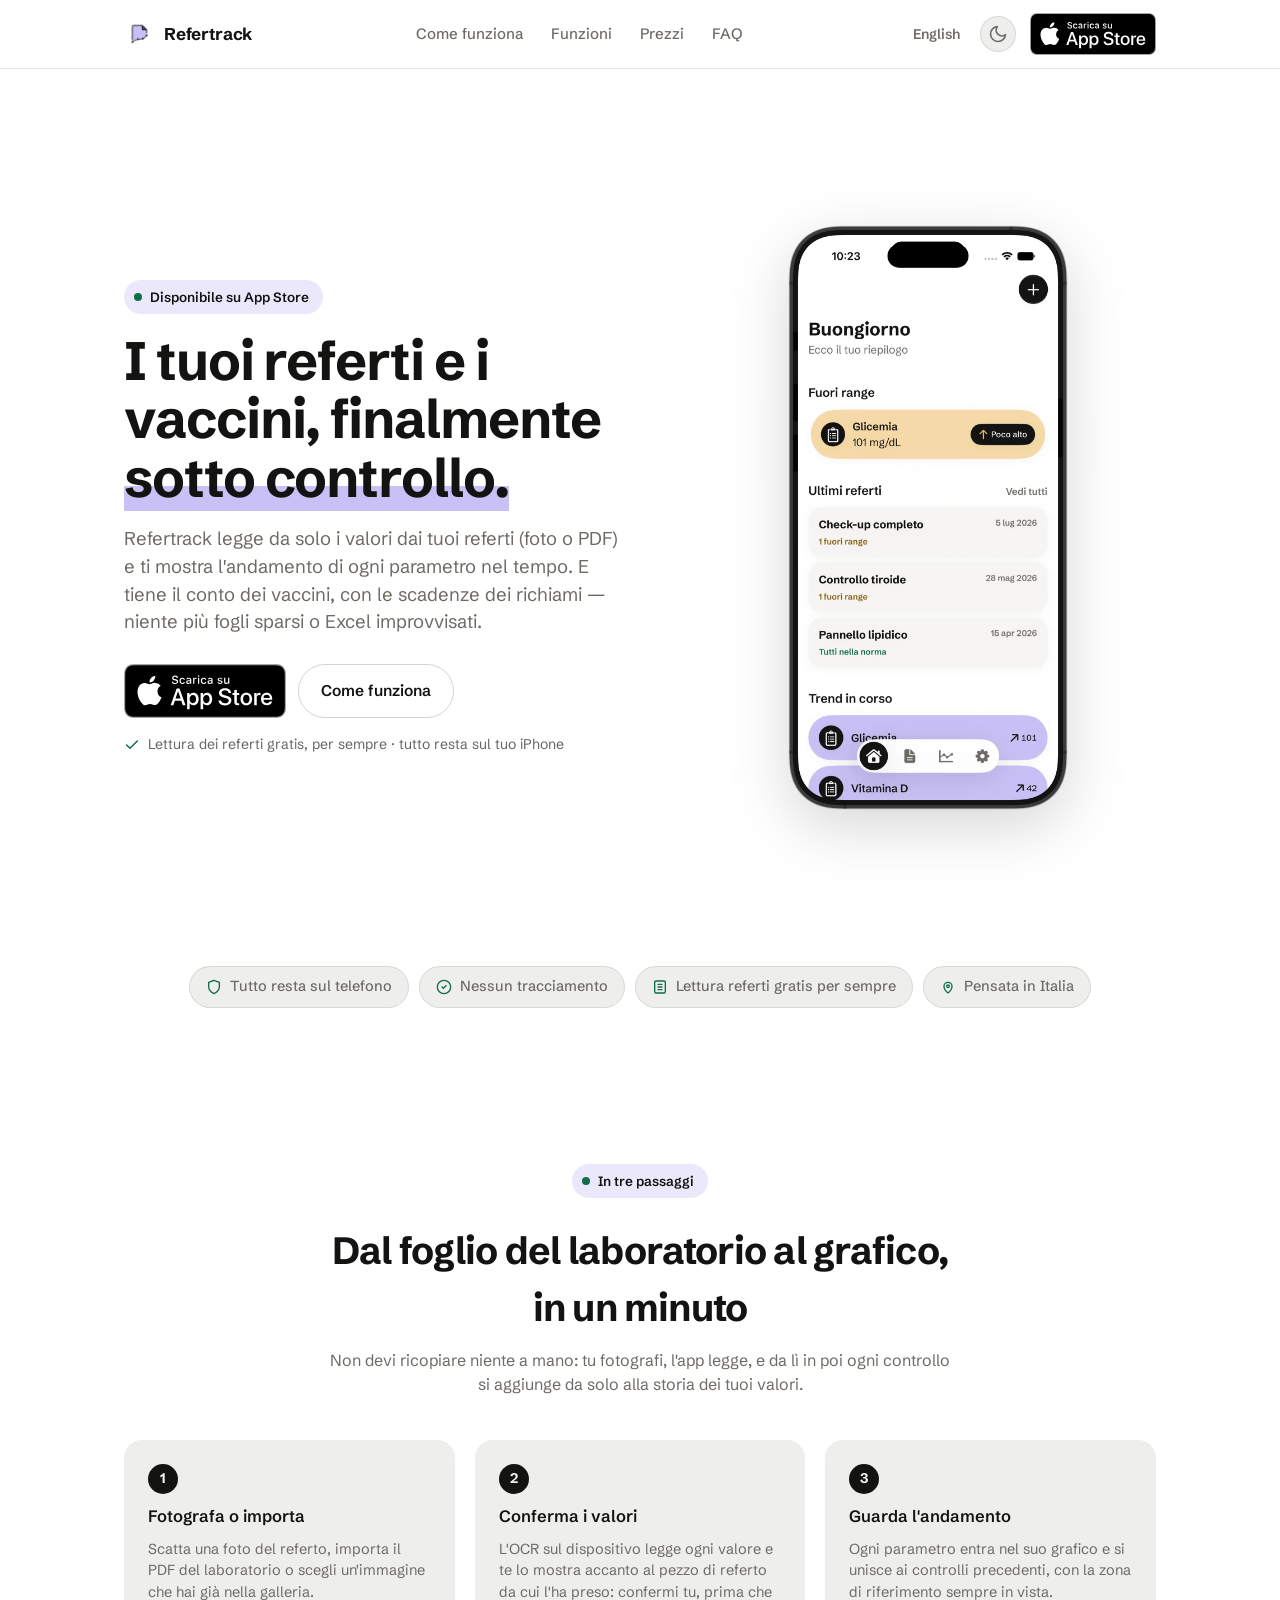
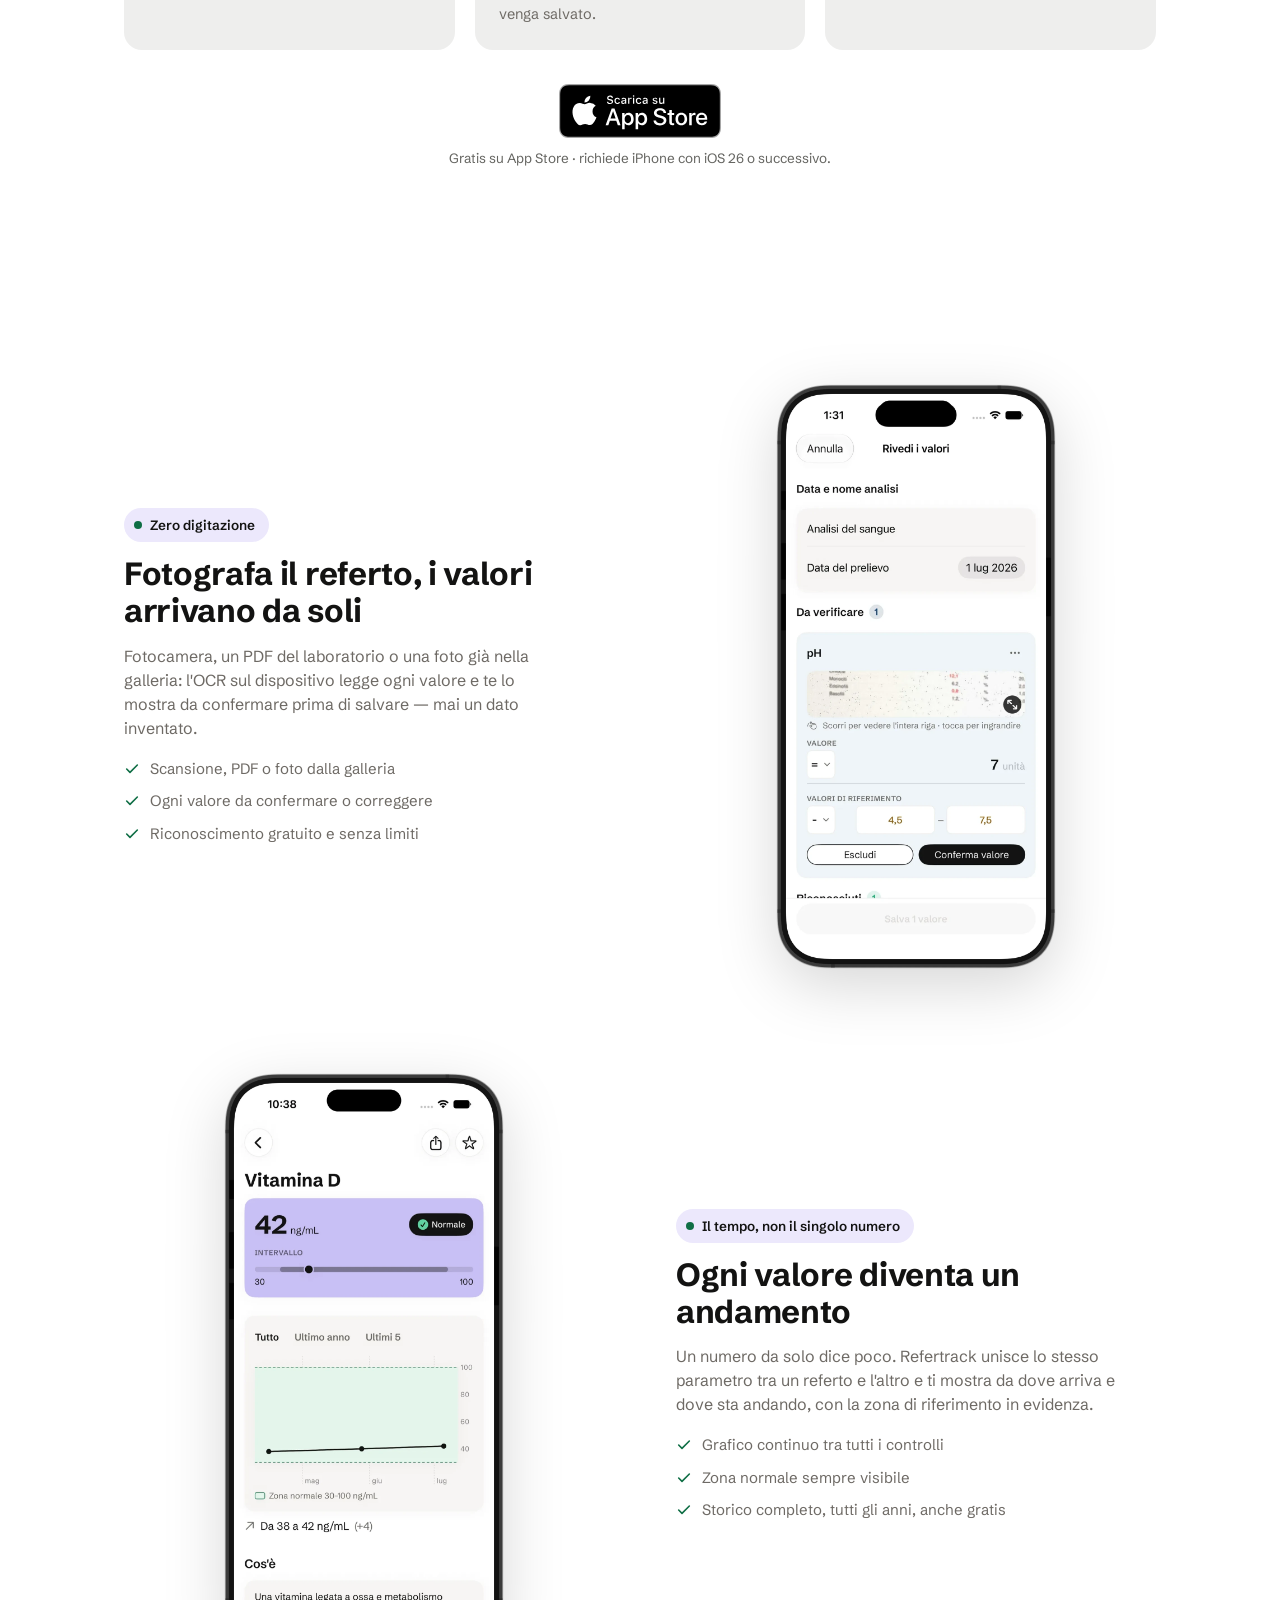
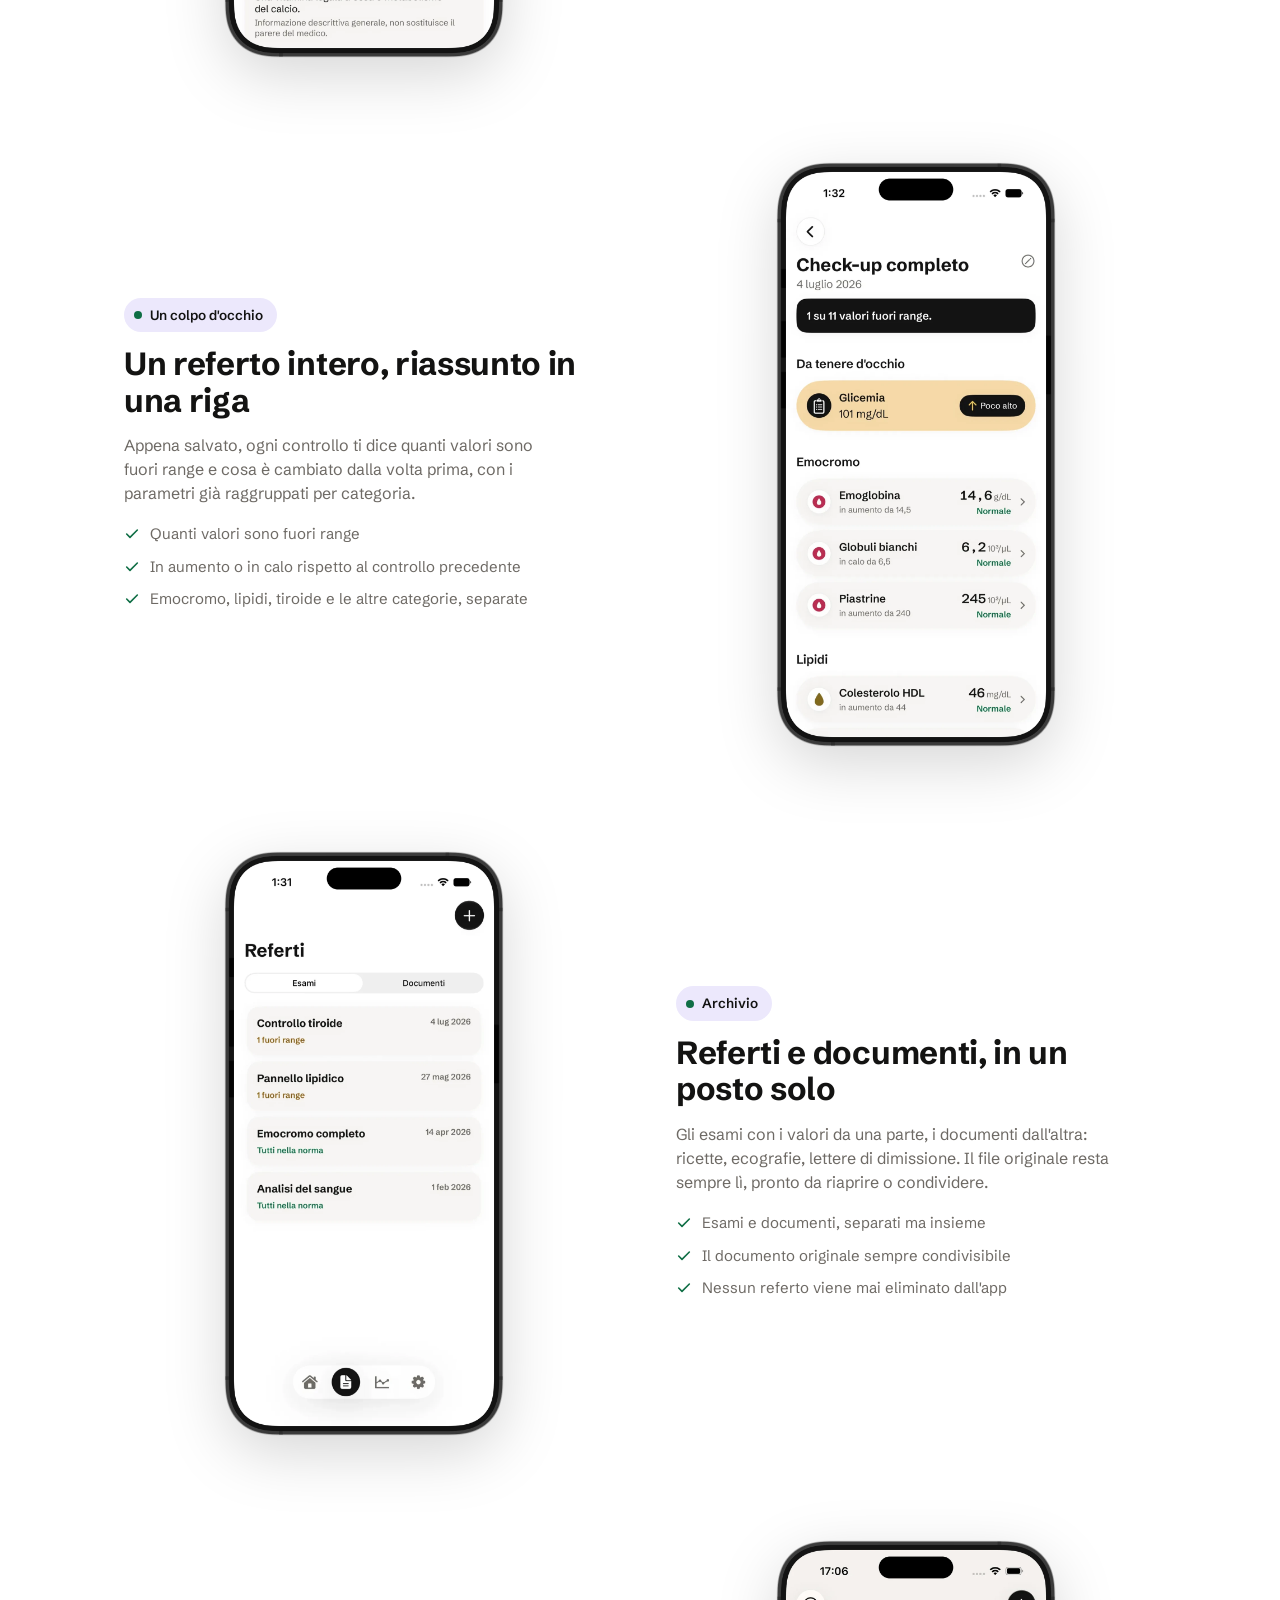
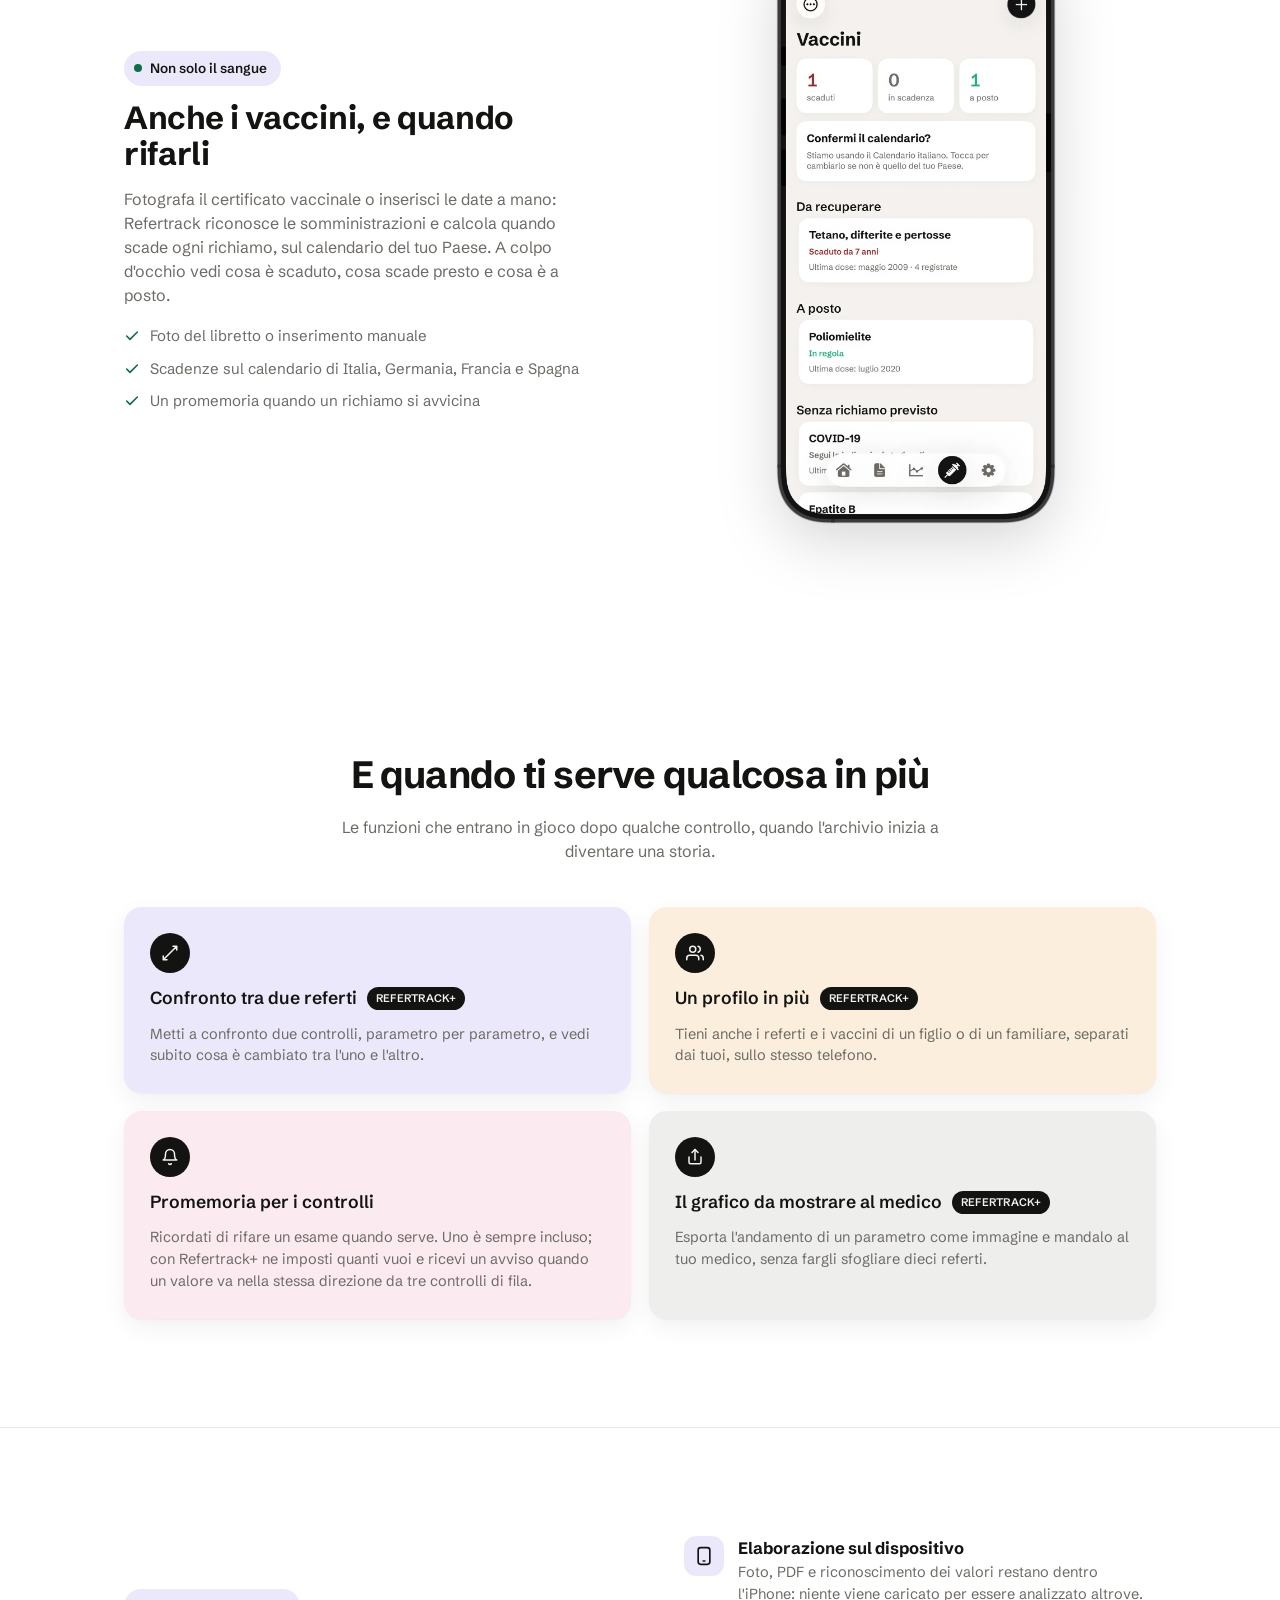
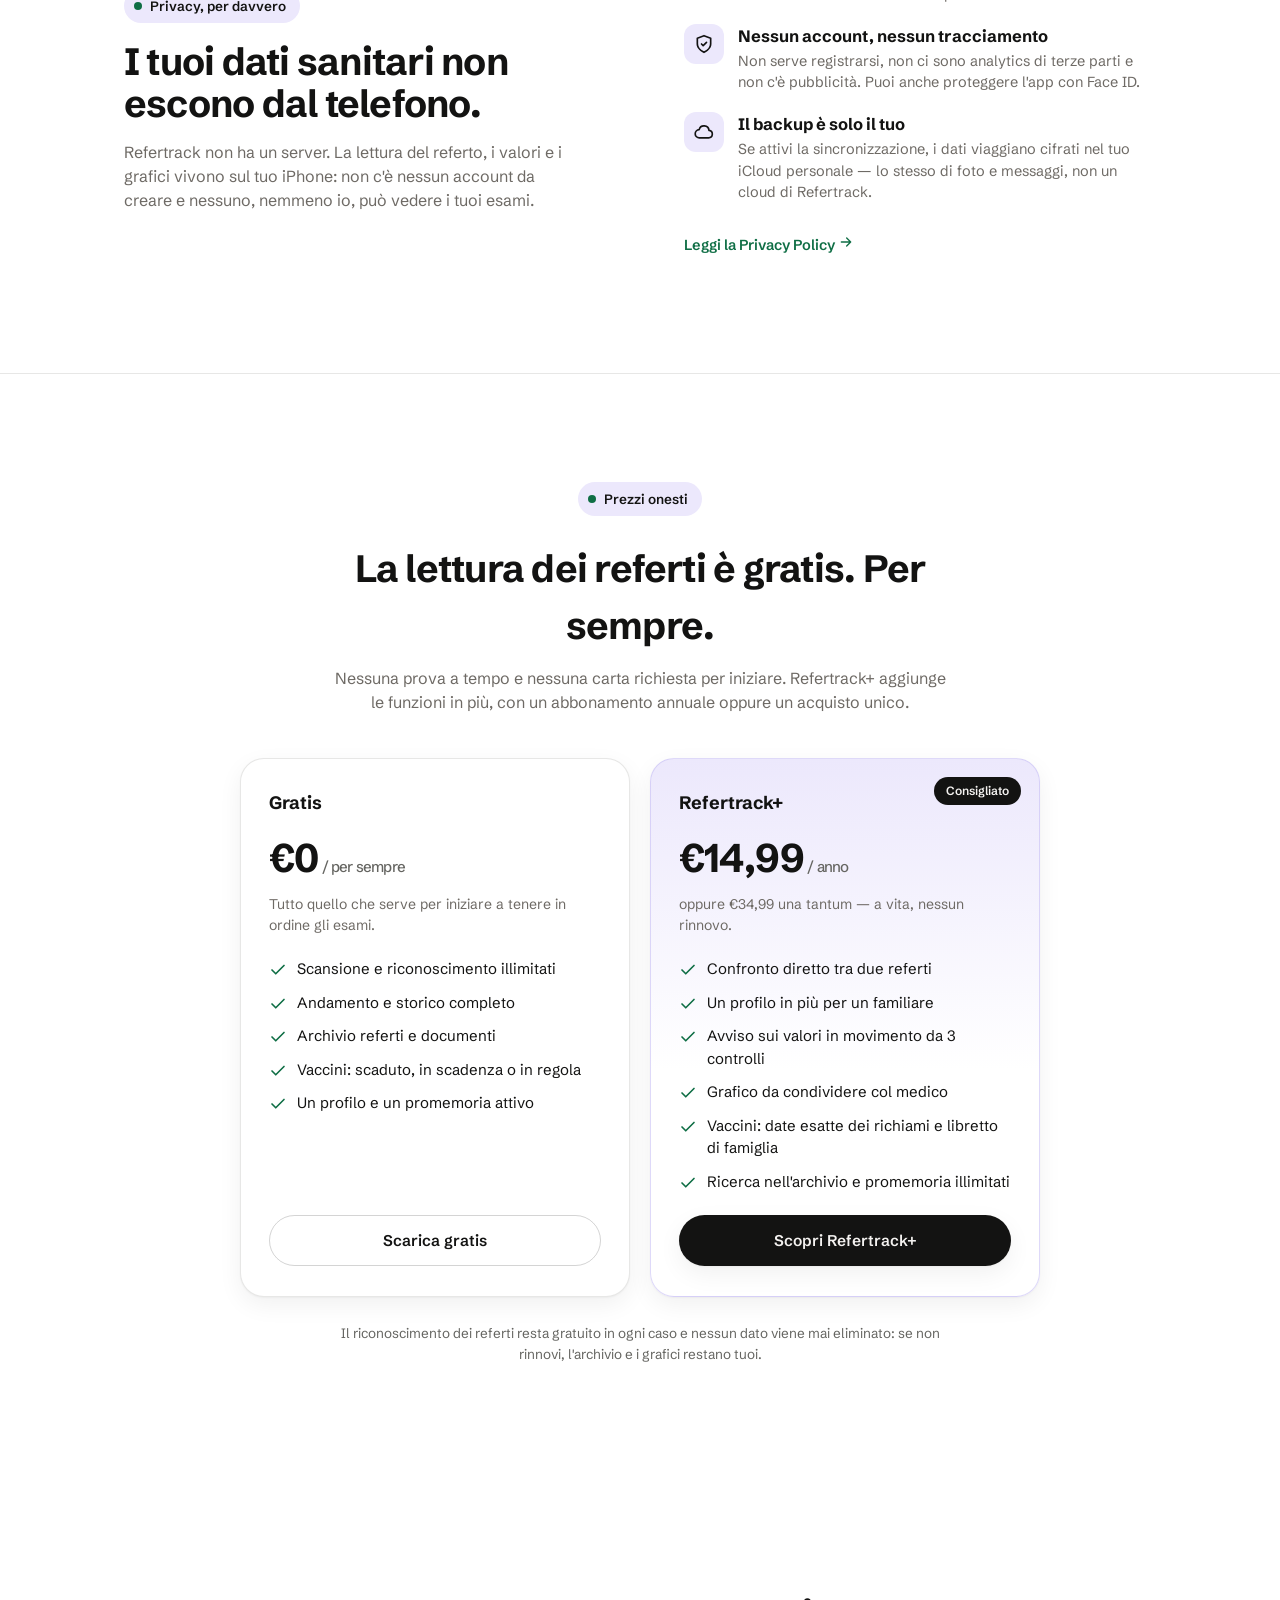
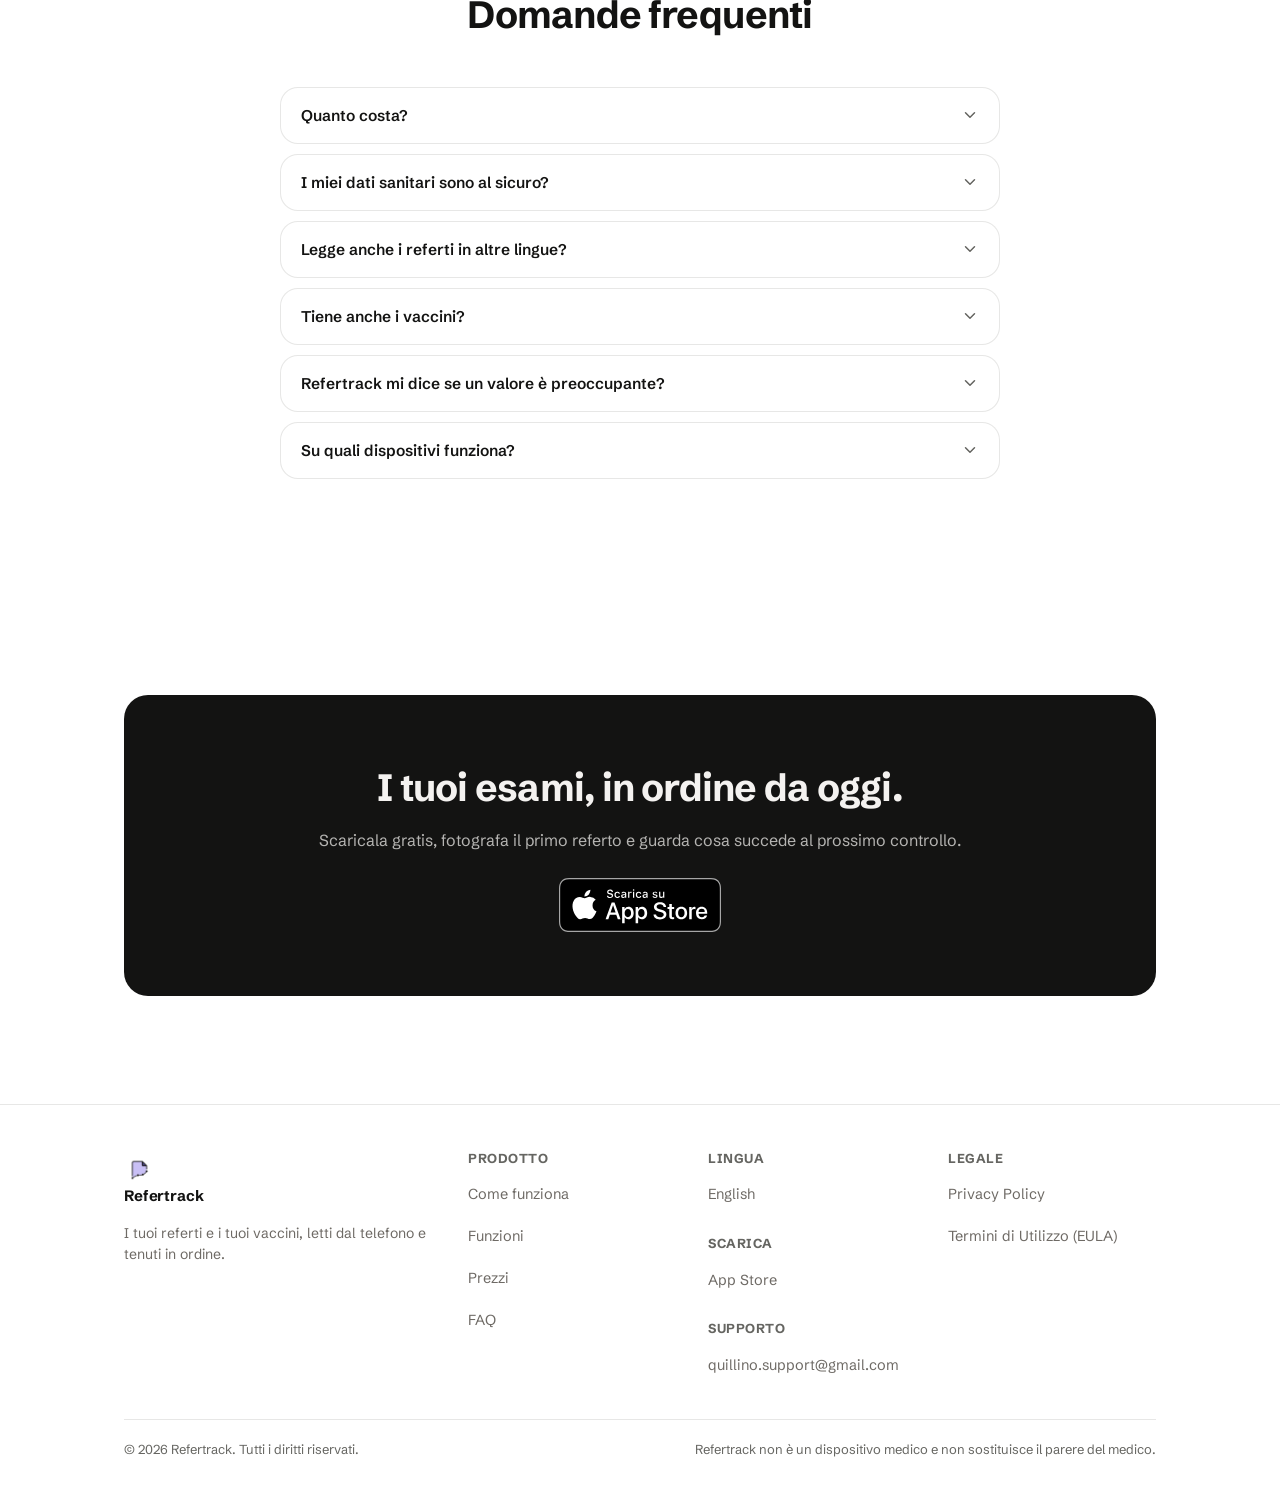
<file: index.html>
<!doctype html>
<html lang="it">
<head>
<meta charset="utf-8" />
<meta name="viewport" content="width=device-width, initial-scale=1" />
<title>Refertrack — I tuoi referti e i vaccini, sotto controllo</title>
<meta name="description" content="Refertrack legge i tuoi referti con l'OCR sul dispositivo e ti mostra l'andamento di ogni valore nel tempo. Tiene anche il conto dei vaccini e quando scadono i richiami. Su App Store per iPhone: la lettura dei referti è gratis, per sempre." />

<!-- Open Graph / social — URL assoluti: gli scraper (WhatsApp, iMessage, LinkedIn) non risolvono path relativi -->
<meta property="og:type" content="website" />
<meta property="og:url" content="https://matteolubinu.github.io/refertrack/" />
<meta property="og:site_name" content="Refertrack" />
<meta property="og:title" content="Refertrack — I tuoi referti e i vaccini, sotto controllo" />
<meta property="og:description" content="Fotografa il referto: i valori arrivano da soli e diventano un andamento nel tempo. E i vaccini, con le scadenze dei richiami. Tutto resta sul tuo iPhone. Scaricala gratis su App Store." />
<meta property="og:image" content="https://matteolubinu.github.io/refertrack/assets/screens/01-dashboard.webp" />
<meta name="twitter:card" content="summary_large_image" />
<meta name="theme-color" content="#FFFFFF" media="(prefers-color-scheme: light)" />
<meta name="theme-color" content="#121110" media="(prefers-color-scheme: dark)" />

<link rel="canonical" href="https://matteolubinu.github.io/refertrack/" />
<link rel="alternate" hreflang="it" href="https://matteolubinu.github.io/refertrack/" />
<link rel="alternate" hreflang="en" href="https://matteolubinu.github.io/refertrack/en/" />
<link rel="alternate" hreflang="x-default" href="https://matteolubinu.github.io/refertrack/" />
<link rel="icon" href="assets/icon.png" type="image/png" />
<link rel="apple-touch-icon" href="assets/icon.png" />
<link rel="preload" href="fonts/schibsted-grotesk-Regular.woff" as="font" type="font/woff" crossorigin />
<link rel="stylesheet" href="styles.css?v=20261018d" />
<script type="application/ld+json">
{
  "@context": "https://schema.org",
  "@graph": [
    {
      "@type": "SoftwareApplication",
      "name": "Refertrack",
      "operatingSystem": "iOS",
      "applicationCategory": "HealthApplication",
      "url": "https://matteolubinu.github.io/refertrack/",
      "downloadUrl": "https://apps.apple.com/it/app/refertrack-referti-ed-esami/id6792460771",
      "inLanguage": [
        "it",
        "en",
        "de",
        "fr",
        "es"
      ],
      "description": "Refertrack legge i valori dei referti con l'OCR sul dispositivo e mostra l'andamento di ogni parametro nel tempo. Tiene anche il conto dei vaccini e delle scadenze dei richiami. I dati restano sull'iPhone.",
      "screenshot": "https://matteolubinu.github.io/refertrack/assets/screens/01-dashboard.webp",
      "offers": [
        {
          "@type": "Offer",
          "name": "Gratis",
          "price": "0",
          "priceCurrency": "EUR"
        },
        {
          "@type": "Offer",
          "name": "Refertrack+ annuale",
          "price": "14.99",
          "priceCurrency": "EUR"
        },
        {
          "@type": "Offer",
          "name": "Refertrack+ a vita",
          "price": "34.99",
          "priceCurrency": "EUR"
        }
      ]
    },
    {
      "@type": "FAQPage",
      "mainEntity": [
        {
          "@type": "Question",
          "name": "Quanto costa?",
          "acceptedAnswer": {
            "@type": "Answer",
            "text": "L'app è gratuita e la lettura dei referti lo resta per sempre, senza limiti di scansioni. Refertrack+ costa €14,99 all'anno oppure €34,99 una tantum (a vita, senza rinnovo) e aggiunge confronto tra referti, un profilo in più, avvisi sui valori in movimento, condivisione del grafico, le date esatte dei richiami dei vaccini col libretto di famiglia e promemoria illimitati."
          }
        },
        {
          "@type": "Question",
          "name": "I miei dati sanitari sono al sicuro?",
          "acceptedAnswer": {
            "@type": "Answer",
            "text": "Sì: foto e valori vengono elaborati sul tuo iPhone, mai su un server di Refertrack. Non c'è un account da creare, non c'è tracciamento e l'unico backup è quello del tuo iCloud personale, se lo attivi."
          }
        },
        {
          "@type": "Question",
          "name": "Legge anche i referti in altre lingue?",
          "acceptedAnswer": {
            "@type": "Answer",
            "text": "Sì. Refertrack parla italiano, inglese, francese, tedesco e spagnolo, e riconosce i nomi dei parametri anche sui referti stranieri in quelle lingue — utile se ti capita di fare esami all'estero."
          }
        },
        {
          "@type": "Question",
          "name": "Tiene anche i vaccini?",
          "acceptedAnswer": {
            "@type": "Answer",
            "text": "Sì. Fotografi il certificato vaccinale o inserisci le date a mano, e Refertrack calcola quando scade ogni richiamo sul calendario del tuo Paese (Italia, Germania, Francia, Spagna) e te lo ricorda. Sapere se un vaccino è scaduto o in regola è gratis; con Refertrack+ vedi le date esatte e gestisci il libretto di tutta la famiglia. Le scadenze sono indicative e non sostituiscono il parere del medico."
          }
        },
        {
          "@type": "Question",
          "name": "Refertrack mi dice se un valore è preoccupante?",
          "acceptedAnswer": {
            "@type": "Answer",
            "text": "No, e non è quello che vuole fare. Refertrack organizza i tuoi valori e ti mostra come si muovono rispetto agli intervalli di riferimento del laboratorio: non fa diagnosi e non sostituisce il parere del tuo medico."
          }
        },
        {
          "@type": "Question",
          "name": "Su quali dispositivi funziona?",
          "acceptedAnswer": {
            "@type": "Answer",
            "text": "Su iPhone con iOS 26 o successivo. I dati si sincronizzano tra i tuoi dispositivi tramite il tuo iCloud personale, se attivi la sincronizzazione."
          }
        }
      ]
    }
  ]
}
</script>
<script>
  (function () {
    try {
      var t = localStorage.getItem('refertrack-theme');
      if (t !== 'light' && t !== 'dark') {
        t = matchMedia('(prefers-color-scheme: dark)').matches ? 'dark' : 'light';
      }
      document.documentElement.setAttribute('data-theme', t);
    } catch (e) {}
  })();
</script>
</head>
<body>
<a class="skip" href="#main">Vai ai contenuti</a>

<header class="nav" id="nav">
  <div class="container nav-inner">
    <a class="brand" href="#top" aria-label="Refertrack">
      <img class="logo" src="assets/icon.png" alt="" /> Refertrack
    </a>
    <nav class="nav-links" aria-label="Navigazione principale">
      <a href="#come-funziona">Come funziona</a>
      <a href="#funzioni">Funzioni</a>
      <a href="#prezzi">Prezzi</a>
      <a href="#faq">FAQ</a>
    </nav>
    <div class="nav-cta">
      <a class="lang-switch" href="en/" hreflang="en" lang="en">English</a>
      <button class="theme-toggle" id="themeToggle" type="button" aria-label="Alterna anteprima chiara/scura">
        <svg class="ico-moon" width="20" height="20" viewBox="0 0 24 24" fill="none" stroke="currentColor" stroke-width="2" stroke-linecap="round" stroke-linejoin="round"><path d="M21 12.8A9 9 0 1 1 11.2 3 7 7 0 0 0 21 12.8z"/></svg>
        <svg class="ico-sun" width="20" height="20" viewBox="0 0 24 24" fill="none" stroke="currentColor" stroke-width="2" stroke-linecap="round" stroke-linejoin="round"><circle cx="12" cy="12" r="4"/><path d="M12 2v2M12 20v2M4.9 4.9l1.4 1.4M17.7 17.7l1.4 1.4M2 12h2M20 12h2M4.9 19.1l1.4-1.4M17.7 6.3l1.4-1.4"/></svg>
      </button>
      <a class="appstore" href="https://apps.apple.com/it/app/refertrack-referti-ed-esami/id6792460771" aria-label="Scaricalo su App Store">
        <img src="assets/appstore-it.svg" alt="" width="162" height="54" />
      </a>
    </div>
    <button class="nav-toggle" id="navToggle" aria-label="Apri menu" aria-expanded="false">
      <svg width="24" height="24" viewBox="0 0 24 24" fill="none" stroke="currentColor" stroke-width="2" stroke-linecap="round"><path d="M4 7h16M4 12h16M4 17h16"/></svg>
    </button>
  </div>
</header>

<span id="top"></span>

<main id="main">

<!-- ============================================================== HERO -->
<section class="hero section">
  <div class="container hero-grid">
    <div class="hero-copy reveal">
      <span class="eyebrow"><span class="dot"></span> Disponibile su App Store</span>
      <h1>I tuoi referti e i vaccini, finalmente <span class="accent">sotto controllo.</span></h1>
      <p class="lead">Refertrack legge da solo i valori dai tuoi referti (foto o PDF) e ti mostra l'andamento di ogni parametro nel tempo. E tiene il conto dei vaccini, con le scadenze dei richiami — niente più fogli sparsi o Excel improvvisati.</p>
      <div class="hero-actions">
        <a class="appstore" href="https://apps.apple.com/it/app/refertrack-referti-ed-esami/id6792460771" aria-label="Scaricalo su App Store">
          <img src="assets/appstore-it.svg" alt="" width="162" height="54" />
        </a>
        <a class="btn btn-ghost" href="#come-funziona">Come funziona</a>
      </div>
      <p class="hero-reassure">
        <svg width="16" height="16" viewBox="0 0 24 24" fill="none" stroke="currentColor" stroke-width="2.2" stroke-linecap="round" stroke-linejoin="round"><path d="M20 6 9 17l-5-5"/></svg>
        Lettura dei referti gratis, per sempre · tutto resta sul tuo iPhone
      </p>
    </div>
    <div class="hero-media reveal">
      <div class="device">
        <img src="assets/screens/01-dashboard.webp" alt="La schermata iniziale di Refertrack, con il valore fuori range e gli ultimi referti" width="1000" height="2089" />
      </div>
    </div>
  </div>
</section>

<!-- ============================================================= TRUST -->
<section class="trust section-tight">
  <div class="container trust-tags reveal">
    <span class="tag"><svg width="16" height="16" viewBox="0 0 24 24" fill="none" stroke="currentColor" stroke-width="2" stroke-linecap="round" stroke-linejoin="round"><path d="M12 22s8-4 8-10V5l-8-3-8 3v7c0 6 8 10 8 10z"/></svg> Tutto resta sul telefono</span>
    <span class="tag"><svg width="16" height="16" viewBox="0 0 24 24" fill="none" stroke="currentColor" stroke-width="2" stroke-linecap="round" stroke-linejoin="round"><circle cx="12" cy="12" r="10"/><path d="m9 12 2 2 4-4"/></svg> Nessun tracciamento</span>
    <span class="tag"><svg width="16" height="16" viewBox="0 0 24 24" fill="none" stroke="currentColor" stroke-width="2" stroke-linecap="round" stroke-linejoin="round"><path d="M9 12h6M9 16h6M9 8h6"/><rect x="4" y="3" width="16" height="18" rx="2"/></svg> Lettura referti gratis per sempre</span>
    <span class="tag"><svg width="16" height="16" viewBox="0 0 24 24" fill="none" stroke="currentColor" stroke-width="2" stroke-linecap="round" stroke-linejoin="round"><path d="M12 21s-6-4.35-6-10a6 6 0 0 1 12 0c0 5.65-6 10-6 10z"/><circle cx="12" cy="11" r="2"/></svg> Pensata in Italia</span>
  </div>
</section>

<!-- ===================================================== COME FUNZIONA -->
<section class="section" id="come-funziona">
  <div class="container">
    <div class="section-head reveal">
      <span class="eyebrow"><span class="dot"></span> In tre passaggi</span>
      <h2>Dal foglio del laboratorio al grafico, in un minuto</h2>
      <p>Non devi ricopiare niente a mano: tu fotografi, l'app legge, e da lì in poi ogni controllo si aggiunge da solo alla storia dei tuoi valori.</p>
    </div>
    <div class="steps reveal">
      <div class="step">
        <span class="num">1</span>
        <h3>Fotografa o importa</h3>
        <p>Scatta una foto del referto, importa il PDF del laboratorio o scegli un'immagine che hai già nella galleria.</p>
      </div>
      <div class="step">
        <span class="num">2</span>
        <h3>Conferma i valori</h3>
        <p>L'OCR sul dispositivo legge ogni valore e te lo mostra accanto al pezzo di referto da cui l'ha preso: confermi tu, prima che venga salvato.</p>
      </div>
      <div class="step">
        <span class="num">3</span>
        <h3>Guarda l'andamento</h3>
        <p>Ogni parametro entra nel suo grafico e si unisce ai controlli precedenti, con la zona di riferimento sempre in vista.</p>
      </div>
    </div>
    <div class="steps-cta reveal">
      <a class="appstore" href="https://apps.apple.com/it/app/refertrack-referti-ed-esami/id6792460771" aria-label="Scaricalo su App Store">
        <img src="assets/appstore-it.svg" alt="" width="162" height="54" />
      </a>
      <p class="steps-note">Gratis su App Store · richiede iPhone con iOS 26 o successivo.</p>
    </div>
  </div>
</section>

<!-- ========================================================== FUNZIONI -->
<section class="section" id="funzioni">
  <div class="container">

    <div class="feat-row reveal">
      <div class="feat-copy">
        <span class="eyebrow"><span class="dot"></span> Zero digitazione</span>
        <h3>Fotografa il referto, i valori arrivano da soli</h3>
        <p>Fotocamera, un PDF del laboratorio o una foto già nella galleria: l'OCR sul dispositivo legge ogni valore e te lo mostra da confermare prima di salvare — mai un dato inventato.</p>
        <ul>
          <li><svg width="16" height="16" viewBox="0 0 24 24" fill="none" stroke="currentColor" stroke-width="2.4" stroke-linecap="round" stroke-linejoin="round"><path d="M20 6 9 17l-5-5"/></svg> Scansione, PDF o foto dalla galleria</li>
          <li><svg width="16" height="16" viewBox="0 0 24 24" fill="none" stroke="currentColor" stroke-width="2.4" stroke-linecap="round" stroke-linejoin="round"><path d="M20 6 9 17l-5-5"/></svg> Ogni valore da confermare o correggere</li>
          <li><svg width="16" height="16" viewBox="0 0 24 24" fill="none" stroke="currentColor" stroke-width="2.4" stroke-linecap="round" stroke-linejoin="round"><path d="M20 6 9 17l-5-5"/></svg> Riconoscimento gratuito e senza limiti</li>
        </ul>
      </div>
      <div class="device">
        <img src="assets/screens/02-revisione.webp" alt="La revisione di un referto in Refertrack: il valore letto dall'OCR accanto al ritaglio della foto" width="1000" height="2089" loading="lazy" />
      </div>
    </div>

    <div class="feat-row rev reveal">
      <div class="feat-copy">
        <span class="eyebrow"><span class="dot"></span> Il tempo, non il singolo numero</span>
        <h3>Ogni valore diventa un andamento</h3>
        <p>Un numero da solo dice poco. Refertrack unisce lo stesso parametro tra un referto e l'altro e ti mostra da dove arriva e dove sta andando, con la zona di riferimento in evidenza.</p>
        <ul>
          <li><svg width="16" height="16" viewBox="0 0 24 24" fill="none" stroke="currentColor" stroke-width="2.4" stroke-linecap="round" stroke-linejoin="round"><path d="M20 6 9 17l-5-5"/></svg> Grafico continuo tra tutti i controlli</li>
          <li><svg width="16" height="16" viewBox="0 0 24 24" fill="none" stroke="currentColor" stroke-width="2.4" stroke-linecap="round" stroke-linejoin="round"><path d="M20 6 9 17l-5-5"/></svg> Zona normale sempre visibile</li>
          <li><svg width="16" height="16" viewBox="0 0 24 24" fill="none" stroke="currentColor" stroke-width="2.4" stroke-linecap="round" stroke-linejoin="round"><path d="M20 6 9 17l-5-5"/></svg> Storico completo, tutti gli anni, anche gratis</li>
        </ul>
      </div>
      <div class="device">
        <img src="assets/screens/03-parametro.webp" alt="Il dettaglio della Vitamina D in Refertrack, con il grafico dell'andamento e la zona normale" width="1000" height="2089" loading="lazy" />
      </div>
    </div>

    <div class="feat-row reveal">
      <div class="feat-copy">
        <span class="eyebrow"><span class="dot"></span> Un colpo d'occhio</span>
        <h3>Un referto intero, riassunto in una riga</h3>
        <p>Appena salvato, ogni controllo ti dice quanti valori sono fuori range e cosa è cambiato dalla volta prima, con i parametri già raggruppati per categoria.</p>
        <ul>
          <li><svg width="16" height="16" viewBox="0 0 24 24" fill="none" stroke="currentColor" stroke-width="2.4" stroke-linecap="round" stroke-linejoin="round"><path d="M20 6 9 17l-5-5"/></svg> Quanti valori sono fuori range</li>
          <li><svg width="16" height="16" viewBox="0 0 24 24" fill="none" stroke="currentColor" stroke-width="2.4" stroke-linecap="round" stroke-linejoin="round"><path d="M20 6 9 17l-5-5"/></svg> In aumento o in calo rispetto al controllo precedente</li>
          <li><svg width="16" height="16" viewBox="0 0 24 24" fill="none" stroke="currentColor" stroke-width="2.4" stroke-linecap="round" stroke-linejoin="round"><path d="M20 6 9 17l-5-5"/></svg> Emocromo, lipidi, tiroide e le altre categorie, separate</li>
        </ul>
      </div>
      <div class="device">
        <img src="assets/screens/05-dettaglio.webp" alt="Il dettaglio di un check-up in Refertrack, con i valori raggruppati per categoria" width="1000" height="2089" loading="lazy" />
      </div>
    </div>

    <div class="feat-row rev reveal">
      <div class="feat-copy">
        <span class="eyebrow"><span class="dot"></span> Archivio</span>
        <h3>Referti e documenti, in un posto solo</h3>
        <p>Gli esami con i valori da una parte, i documenti dall'altra: ricette, ecografie, lettere di dimissione. Il file originale resta sempre lì, pronto da riaprire o condividere.</p>
        <ul>
          <li><svg width="16" height="16" viewBox="0 0 24 24" fill="none" stroke="currentColor" stroke-width="2.4" stroke-linecap="round" stroke-linejoin="round"><path d="M20 6 9 17l-5-5"/></svg> Esami e documenti, separati ma insieme</li>
          <li><svg width="16" height="16" viewBox="0 0 24 24" fill="none" stroke="currentColor" stroke-width="2.4" stroke-linecap="round" stroke-linejoin="round"><path d="M20 6 9 17l-5-5"/></svg> Il documento originale sempre condivisibile</li>
          <li><svg width="16" height="16" viewBox="0 0 24 24" fill="none" stroke="currentColor" stroke-width="2.4" stroke-linecap="round" stroke-linejoin="round"><path d="M20 6 9 17l-5-5"/></svg> Nessun referto viene mai eliminato dall'app</li>
        </ul>
      </div>
      <div class="device">
        <img src="assets/screens/04-referti.webp" alt="L'elenco dei referti in Refertrack, con lo stato di ogni controllo" width="1000" height="2089" loading="lazy" />
      </div>
    </div>

    <div class="feat-row reveal">
      <div class="feat-copy">
        <span class="eyebrow"><span class="dot"></span> Non solo il sangue</span>
        <h3>Anche i vaccini, e quando rifarli</h3>
        <p>Fotografa il certificato vaccinale o inserisci le date a mano: Refertrack riconosce le somministrazioni e calcola quando scade ogni richiamo, sul calendario del tuo Paese. A colpo d'occhio vedi cosa è scaduto, cosa scade presto e cosa è a posto.</p>
        <ul>
          <li><svg width="16" height="16" viewBox="0 0 24 24" fill="none" stroke="currentColor" stroke-width="2.4" stroke-linecap="round" stroke-linejoin="round"><path d="M20 6 9 17l-5-5"/></svg> Foto del libretto o inserimento manuale</li>
          <li><svg width="16" height="16" viewBox="0 0 24 24" fill="none" stroke="currentColor" stroke-width="2.4" stroke-linecap="round" stroke-linejoin="round"><path d="M20 6 9 17l-5-5"/></svg> Scadenze sul calendario di Italia, Germania, Francia e Spagna</li>
          <li><svg width="16" height="16" viewBox="0 0 24 24" fill="none" stroke="currentColor" stroke-width="2.4" stroke-linecap="round" stroke-linejoin="round"><path d="M20 6 9 17l-5-5"/></svg> Un promemoria quando un richiamo si avvicina</li>
        </ul>
      </div>
      <div class="device">
        <img src="assets/screens/06-vaccini.webp" alt="La panoramica dei vaccini in Refertrack: i contatori scaduto, in scadenza e a posto, con la card dell'antitetanica scaduta da 7 anni" width="1000" height="2089" loading="lazy" />
      </div>
    </div>

  </div>
</section>

<!-- =========================================================== FEATURES -->
<section class="section">
  <div class="container">
    <div class="section-head reveal">
      <h2>E quando ti serve qualcosa in più</h2>
      <p>Le funzioni che entrano in gioco dopo qualche controllo, quando l'archivio inizia a diventare una storia.</p>
    </div>
    <div class="feat-grid reveal">
      <div class="feat-card lavender">
        <div class="ic"><svg width="18" height="18" viewBox="0 0 24 24" fill="none" stroke="currentColor" stroke-width="2" stroke-linecap="round" stroke-linejoin="round"><path d="M16 3h5v5M4 20 21 3M8 21H3v-5"/></svg></div>
        <h3>Confronto tra due referti <span class="pill">Refertrack+</span></h3>
        <p>Metti a confronto due controlli, parametro per parametro, e vedi subito cosa è cambiato tra l'uno e l'altro.</p>
      </div>
      <div class="feat-card peach">
        <div class="ic"><svg width="18" height="18" viewBox="0 0 24 24" fill="none" stroke="currentColor" stroke-width="2" stroke-linecap="round" stroke-linejoin="round"><path d="M17 21v-2a4 4 0 0 0-4-4H5a4 4 0 0 0-4 4v2"/><circle cx="9" cy="7" r="4"/><path d="M23 21v-2a4 4 0 0 0-3-3.87M16 3.13a4 4 0 0 1 0 7.75"/></svg></div>
        <h3>Un profilo in più <span class="pill">Refertrack+</span></h3>
        <p>Tieni anche i referti e i vaccini di un figlio o di un familiare, separati dai tuoi, sullo stesso telefono.</p>
      </div>
      <div class="feat-card rose">
        <div class="ic"><svg width="18" height="18" viewBox="0 0 24 24" fill="none" stroke="currentColor" stroke-width="2" stroke-linecap="round" stroke-linejoin="round"><path d="M18 8a6 6 0 1 0-12 0c0 7-3 8-3 8h18s-3-1-3-8"/><path d="M13.7 21a2 2 0 0 1-3.4 0"/></svg></div>
        <h3>Promemoria per i controlli</h3>
        <p>Ricordati di rifare un esame quando serve. Uno è sempre incluso; con Refertrack+ ne imposti quanti vuoi e ricevi un avviso quando un valore va nella stessa direzione da tre controlli di fila.</p>
      </div>
      <div class="feat-card plain">
        <div class="ic"><svg width="18" height="18" viewBox="0 0 24 24" fill="none" stroke="currentColor" stroke-width="2" stroke-linecap="round" stroke-linejoin="round"><path d="M4 12v7a2 2 0 0 0 2 2h12a2 2 0 0 0 2-2v-7"/><path d="M16 6l-4-4-4 4"/><path d="M12 2v14"/></svg></div>
        <h3>Il grafico da mostrare al medico <span class="pill">Refertrack+</span></h3>
        <p>Esporta l'andamento di un parametro come immagine e mandalo al tuo medico, senza fargli sfogliare dieci referti.</p>
      </div>
    </div>
  </div>
</section>

<!-- =========================================================== PRIVACY -->
<section class="privacy section" id="privacy">
  <div class="container privacy-grid">
    <div class="reveal">
      <span class="eyebrow"><span class="dot"></span> Privacy, per davvero</span>
      <h2 class="privacy-title">I tuoi dati sanitari non escono dal telefono.</h2>
      <p class="privacy-lead">Refertrack non ha un server. La lettura del referto, i valori e i grafici vivono sul tuo iPhone: non c'è nessun account da creare e nessuno, nemmeno io, può vedere i tuoi esami.</p>
    </div>
    <div class="privacy-list reveal">
      <div class="row">
        <span class="ico"><svg width="20" height="20" viewBox="0 0 24 24" fill="none" stroke="currentColor" stroke-width="2" stroke-linecap="round" stroke-linejoin="round"><rect x="5" y="2" width="14" height="20" rx="3"/><path d="M11 18h2"/></svg></span>
        <div>
          <h4>Elaborazione sul dispositivo</h4>
          <p>Foto, PDF e riconoscimento dei valori restano dentro l'iPhone: niente viene caricato per essere analizzato altrove.</p>
        </div>
      </div>
      <div class="row">
        <span class="ico"><svg width="20" height="20" viewBox="0 0 24 24" fill="none" stroke="currentColor" stroke-width="2" stroke-linecap="round" stroke-linejoin="round"><path d="M12 22s8-4 8-10V5l-8-3-8 3v7c0 6 8 10 8 10z"/><path d="m9 12 2 2 4-4"/></svg></span>
        <div>
          <h4>Nessun account, nessun tracciamento</h4>
          <p>Non serve registrarsi, non ci sono analytics di terze parti e non c'è pubblicità. Puoi anche proteggere l'app con Face ID.</p>
        </div>
      </div>
      <div class="row">
        <span class="ico"><svg width="20" height="20" viewBox="0 0 24 24" fill="none" stroke="currentColor" stroke-width="2" stroke-linecap="round" stroke-linejoin="round"><path d="M17.5 19a4.5 4.5 0 0 0 .5-8.97A6 6 0 0 0 6.2 9.2 4.4 4.4 0 0 0 6.5 19z"/></svg></span>
        <div>
          <h4>Il backup è solo il tuo</h4>
          <p>Se attivi la sincronizzazione, i dati viaggiano cifrati nel tuo iCloud personale — lo stesso di foto e messaggi, non un cloud di Refertrack.</p>
        </div>
      </div>
      <a class="privacy-link" href="https://matteolubi.notion.site/Privacy-Policy-Refertrack-3a6ed23c41248163b045ed3b144ec696" target="_blank" rel="noopener">
        Leggi la Privacy Policy
        <svg width="16" height="16" viewBox="0 0 24 24" fill="none" stroke="currentColor" stroke-width="2" stroke-linecap="round" stroke-linejoin="round"><path d="M5 12h14M13 6l6 6-6 6"/></svg>
      </a>
    </div>
  </div>
</section>

<!-- ============================================================ PREZZI -->
<section class="section" id="prezzi">
  <div class="container">
    <div class="section-head reveal">
      <span class="eyebrow"><span class="dot"></span> Prezzi onesti</span>
      <h2>La lettura dei referti è gratis. Per sempre.</h2>
      <p>Nessuna prova a tempo e nessuna carta richiesta per iniziare. Refertrack+ aggiunge le funzioni in più, con un abbonamento annuale oppure un acquisto unico.</p>
    </div>
    <div class="price-grid">
      <div class="price reveal">
        <div class="tier">Gratis</div>
        <div class="amount">€0<small> / per sempre</small></div>
        <div class="sub">Tutto quello che serve per iniziare a tenere in ordine gli esami.</div>
        <ul>
          <li><svg width="18" height="18" viewBox="0 0 24 24" fill="none" stroke="currentColor" stroke-width="2.2" stroke-linecap="round" stroke-linejoin="round"><path d="M20 6 9 17l-5-5"/></svg> Scansione e riconoscimento illimitati</li>
          <li><svg width="18" height="18" viewBox="0 0 24 24" fill="none" stroke="currentColor" stroke-width="2.2" stroke-linecap="round" stroke-linejoin="round"><path d="M20 6 9 17l-5-5"/></svg> Andamento e storico completo</li>
          <li><svg width="18" height="18" viewBox="0 0 24 24" fill="none" stroke="currentColor" stroke-width="2.2" stroke-linecap="round" stroke-linejoin="round"><path d="M20 6 9 17l-5-5"/></svg> Archivio referti e documenti</li>
          <li><svg width="18" height="18" viewBox="0 0 24 24" fill="none" stroke="currentColor" stroke-width="2.2" stroke-linecap="round" stroke-linejoin="round"><path d="M20 6 9 17l-5-5"/></svg> Vaccini: scaduto, in scadenza o in regola</li>
          <li><svg width="18" height="18" viewBox="0 0 24 24" fill="none" stroke="currentColor" stroke-width="2.2" stroke-linecap="round" stroke-linejoin="round"><path d="M20 6 9 17l-5-5"/></svg> Un profilo e un promemoria attivo</li>
        </ul>
        <a class="btn btn-ghost" href="https://apps.apple.com/it/app/refertrack-referti-ed-esami/id6792460771">Scarica gratis</a>
      </div>
      <div class="price premium reveal">
        <span class="price-tag">Consigliato</span>
        <div class="tier">Refertrack+</div>
        <div class="amount">€14,99<small> / anno</small></div>
        <div class="sub">oppure €34,99 una tantum — a vita, nessun rinnovo.</div>
        <ul>
          <li><svg width="18" height="18" viewBox="0 0 24 24" fill="none" stroke="currentColor" stroke-width="2.2" stroke-linecap="round" stroke-linejoin="round"><path d="M20 6 9 17l-5-5"/></svg> Confronto diretto tra due referti</li>
          <li><svg width="18" height="18" viewBox="0 0 24 24" fill="none" stroke="currentColor" stroke-width="2.2" stroke-linecap="round" stroke-linejoin="round"><path d="M20 6 9 17l-5-5"/></svg> Un profilo in più per un familiare</li>
          <li><svg width="18" height="18" viewBox="0 0 24 24" fill="none" stroke="currentColor" stroke-width="2.2" stroke-linecap="round" stroke-linejoin="round"><path d="M20 6 9 17l-5-5"/></svg> Avviso sui valori in movimento da 3 controlli</li>
          <li><svg width="18" height="18" viewBox="0 0 24 24" fill="none" stroke="currentColor" stroke-width="2.2" stroke-linecap="round" stroke-linejoin="round"><path d="M20 6 9 17l-5-5"/></svg> Grafico da condividere col medico</li>
          <li><svg width="18" height="18" viewBox="0 0 24 24" fill="none" stroke="currentColor" stroke-width="2.2" stroke-linecap="round" stroke-linejoin="round"><path d="M20 6 9 17l-5-5"/></svg> Vaccini: date esatte dei richiami e libretto di famiglia</li>
          <li><svg width="18" height="18" viewBox="0 0 24 24" fill="none" stroke="currentColor" stroke-width="2.2" stroke-linecap="round" stroke-linejoin="round"><path d="M20 6 9 17l-5-5"/></svg> Ricerca nell'archivio e promemoria illimitati</li>
        </ul>
        <a class="btn btn-primary" href="https://apps.apple.com/it/app/refertrack-referti-ed-esami/id6792460771">Scopri Refertrack+</a>
      </div>
    </div>
    <p class="price-note reveal">Il riconoscimento dei referti resta gratuito in ogni caso e nessun dato viene mai eliminato: se non rinnovi, l'archivio e i grafici restano tuoi.</p>
  </div>
</section>

<!-- =============================================================== FAQ -->
<section class="section" id="faq">
  <div class="container">
    <div class="section-head reveal">
      <h2>Domande frequenti</h2>
    </div>
    <div class="faq reveal">
      <div class="faq-item">
        <button class="faq-q" aria-expanded="false">Quanto costa?<svg class="chev" width="18" height="18" viewBox="0 0 24 24" fill="none" stroke="currentColor" stroke-width="2" stroke-linecap="round" stroke-linejoin="round"><path d="m6 9 6 6 6-6"/></svg></button>
        <div class="faq-a"><p>L'app è gratuita e la lettura dei referti lo resta per sempre, senza limiti di scansioni. Refertrack+ costa €14,99 all'anno oppure €34,99 una tantum (a vita, senza rinnovo) e aggiunge confronto tra referti, un profilo in più, avvisi sui valori in movimento, condivisione del grafico, le date esatte dei richiami dei vaccini col libretto di famiglia e promemoria illimitati.</p></div>
      </div>
      <div class="faq-item">
        <button class="faq-q" aria-expanded="false">I miei dati sanitari sono al sicuro?<svg class="chev" width="18" height="18" viewBox="0 0 24 24" fill="none" stroke="currentColor" stroke-width="2" stroke-linecap="round" stroke-linejoin="round"><path d="m6 9 6 6 6-6"/></svg></button>
        <div class="faq-a"><p>Sì: foto e valori vengono elaborati sul tuo iPhone, mai su un server di Refertrack. Non c'è un account da creare, non c'è tracciamento e l'unico backup è quello del tuo iCloud personale, se lo attivi.</p></div>
      </div>
      <div class="faq-item">
        <button class="faq-q" aria-expanded="false">Legge anche i referti in altre lingue?<svg class="chev" width="18" height="18" viewBox="0 0 24 24" fill="none" stroke="currentColor" stroke-width="2" stroke-linecap="round" stroke-linejoin="round"><path d="m6 9 6 6 6-6"/></svg></button>
        <div class="faq-a"><p>Sì. Refertrack parla italiano, inglese, francese, tedesco e spagnolo, e riconosce i nomi dei parametri anche sui referti stranieri in quelle lingue — utile se ti capita di fare esami all'estero.</p></div>
      </div>
      <div class="faq-item">
        <button class="faq-q" aria-expanded="false">Tiene anche i vaccini?<svg class="chev" width="18" height="18" viewBox="0 0 24 24" fill="none" stroke="currentColor" stroke-width="2" stroke-linecap="round" stroke-linejoin="round"><path d="m6 9 6 6 6-6"/></svg></button>
        <div class="faq-a"><p>Sì. Fotografi il certificato vaccinale o inserisci le date a mano, e Refertrack calcola quando scade ogni richiamo sul calendario del tuo Paese (Italia, Germania, Francia, Spagna) e te lo ricorda. Sapere se un vaccino è scaduto o in regola è gratis; con Refertrack+ vedi le date esatte e gestisci il libretto di tutta la famiglia. Le scadenze sono indicative e non sostituiscono il parere del medico.</p></div>
      </div>
      <div class="faq-item">
        <button class="faq-q" aria-expanded="false">Refertrack mi dice se un valore è preoccupante?<svg class="chev" width="18" height="18" viewBox="0 0 24 24" fill="none" stroke="currentColor" stroke-width="2" stroke-linecap="round" stroke-linejoin="round"><path d="m6 9 6 6 6-6"/></svg></button>
        <div class="faq-a"><p>No, e non è quello che vuole fare. Refertrack organizza i tuoi valori e ti mostra come si muovono rispetto agli intervalli di riferimento del laboratorio: non fa diagnosi e non sostituisce il parere del tuo medico.</p></div>
      </div>
      <div class="faq-item">
        <button class="faq-q" aria-expanded="false">Su quali dispositivi funziona?<svg class="chev" width="18" height="18" viewBox="0 0 24 24" fill="none" stroke="currentColor" stroke-width="2" stroke-linecap="round" stroke-linejoin="round"><path d="m6 9 6 6 6-6"/></svg></button>
        <div class="faq-a"><p>Su iPhone con iOS 26 o successivo. I dati si sincronizzano tra i tuoi dispositivi tramite il tuo iCloud personale, se attivi la sincronizzazione.</p></div>
      </div>
    </div>
  </div>
</section>

<!-- =============================================================== CTA -->
<section class="section">
  <div class="container">
    <div class="cta-card reveal">
      <h2>I tuoi esami, in ordine da oggi.</h2>
      <p>Scaricala gratis, fotografa il primo referto e guarda cosa succede al prossimo controllo.</p>
      <div class="hero-actions">
        <a class="appstore" href="https://apps.apple.com/it/app/refertrack-referti-ed-esami/id6792460771" aria-label="Scaricalo su App Store">
          <img src="assets/appstore-it.svg" alt="" width="162" height="54" />
        </a>
      </div>
    </div>
  </div>
</section>
</main>

<footer class="footer">
  <div class="container">
    <div class="footer-grid">
      <div>
        <a class="brand" href="#top"><img class="logo" src="assets/icon.png" alt="" /> Refertrack</a>
        <p class="desc">I tuoi referti e i tuoi vaccini, letti dal telefono e tenuti in ordine.</p>
      </div>
      <div>
        <h5>Prodotto</h5>
        <ul>
          <li><a href="#come-funziona">Come funziona</a></li>
          <li><a href="#funzioni">Funzioni</a></li>
          <li><a href="#prezzi">Prezzi</a></li>
          <li><a href="#faq">FAQ</a></li>
        </ul>
      </div>
      <div>
        <!-- lang-footer --><h5>Lingua</h5>
        <ul>
          <li><a href="en/" hreflang="en" lang="en">English</a></li>
        </ul>
        <!-- /lang-footer --><h5 class="footer-gap">Scarica</h5>
        <ul>
          <li><a href="https://apps.apple.com/it/app/refertrack-referti-ed-esami/id6792460771">App Store</a></li>
        </ul>
        <h5 class="footer-gap">Supporto</h5>
        <ul>
          <li><a href="mailto:quillino.support@gmail.com">quillino.support@gmail.com</a></li>
        </ul>
      </div>
      <div>
        <h5>Legale</h5>
        <ul>
          <li><a href="https://matteolubi.notion.site/Privacy-Policy-Refertrack-3a6ed23c41248163b045ed3b144ec696" target="_blank" rel="noopener">Privacy Policy</a></li>
          <li><a href="https://matteolubi.notion.site/Termini-di-Utilizzo-Refertrack-3a7ed23c412481b89db9dfd232201331" target="_blank" rel="noopener">Termini di Utilizzo (EULA)</a></li>
        </ul>
      </div>
    </div>
    <div class="footer-bottom">
      <span>© <span id="year">2026</span> Refertrack. Tutti i diritti riservati.</span>
      <span>Refertrack non è un dispositivo medico e non sostituisce il parere del medico.</span>
    </div>
  </div>
</footer>

<button class="theme-toggle theme-fab" id="themeFab" type="button" aria-label="Alterna anteprima chiara/scura">
  <svg class="ico-moon" width="20" height="20" viewBox="0 0 24 24" fill="none" stroke="currentColor" stroke-width="2" stroke-linecap="round" stroke-linejoin="round"><path d="M21 12.8A9 9 0 1 1 11.2 3 7 7 0 0 0 21 12.8z"/></svg>
  <svg class="ico-sun" width="20" height="20" viewBox="0 0 24 24" fill="none" stroke="currentColor" stroke-width="2" stroke-linecap="round" stroke-linejoin="round"><circle cx="12" cy="12" r="4"/><path d="M12 2v2M12 20v2M4.9 4.9l1.4 1.4M17.7 17.7l1.4 1.4M2 12h2M20 12h2M4.9 19.1l1.4-1.4M17.7 6.3l1.4-1.4"/></svg>
</button>

<script src="script.js"></script>
</body>
</html>
</file>
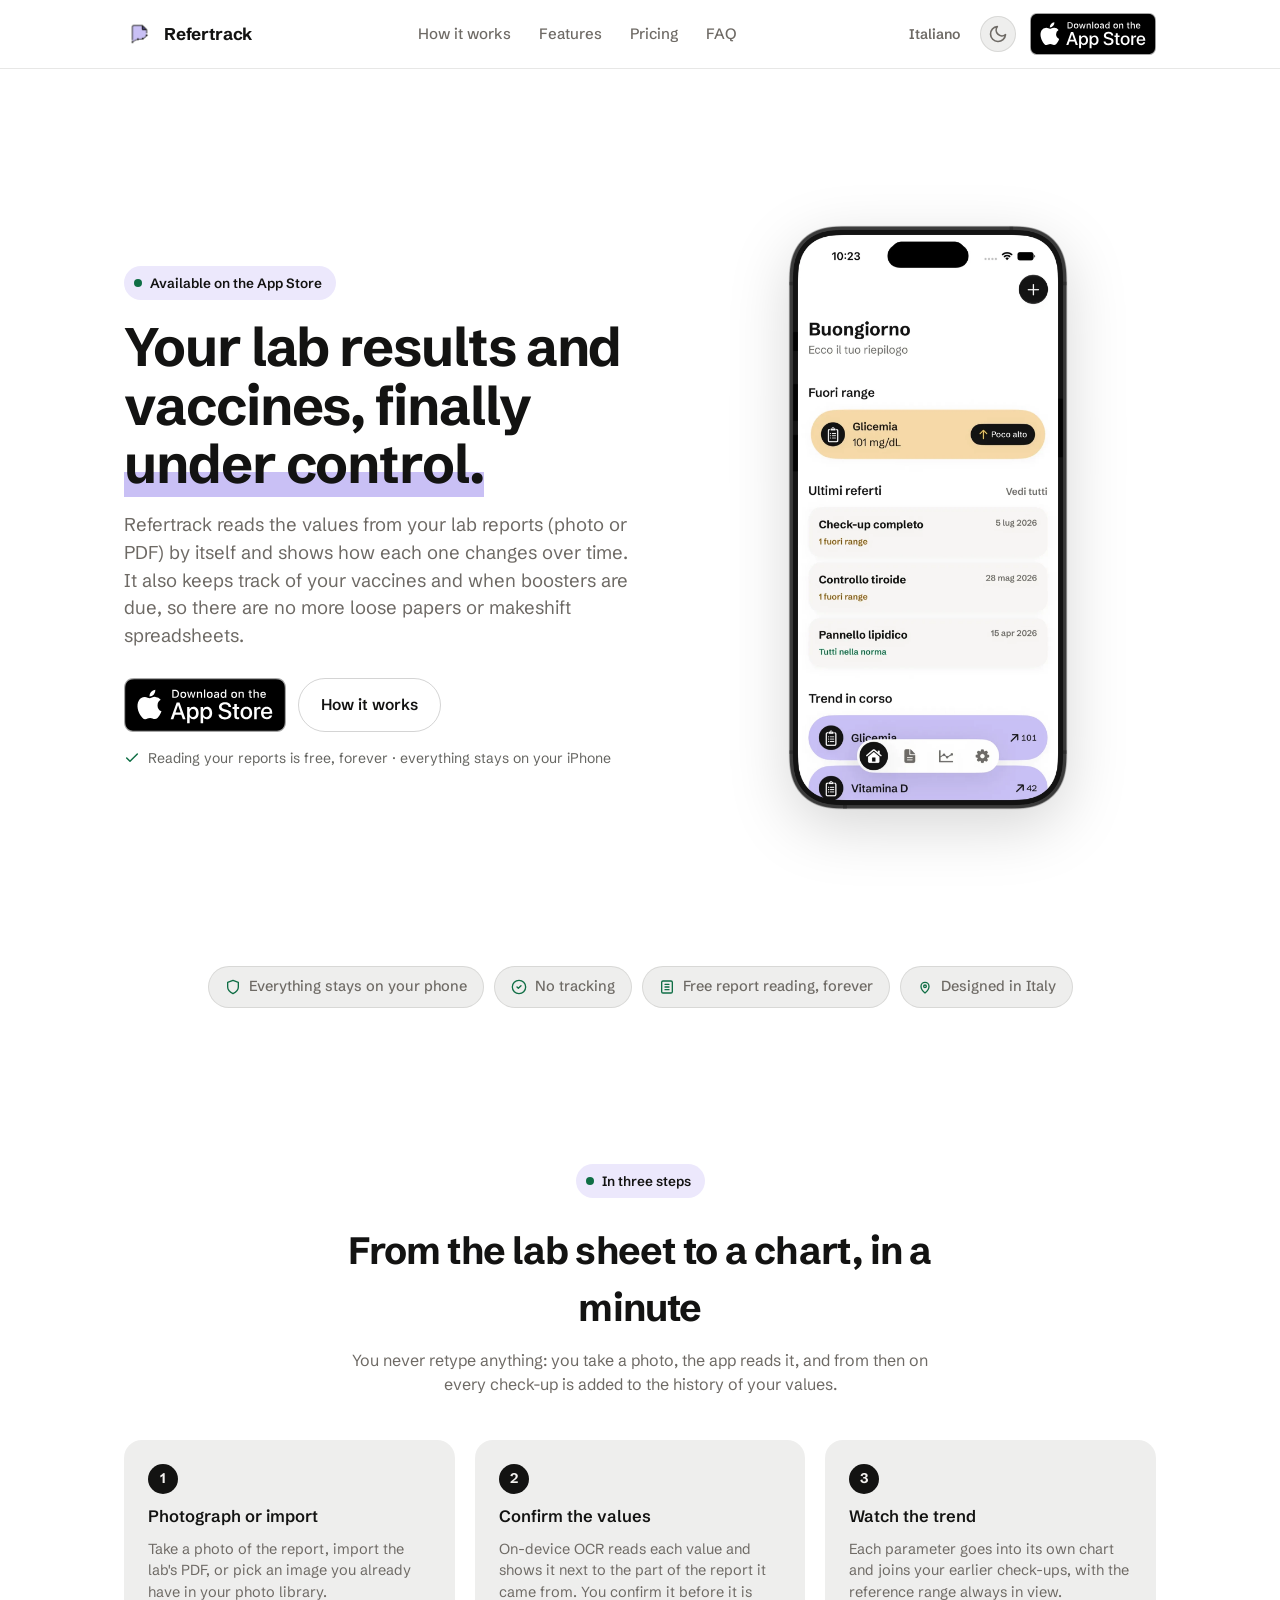
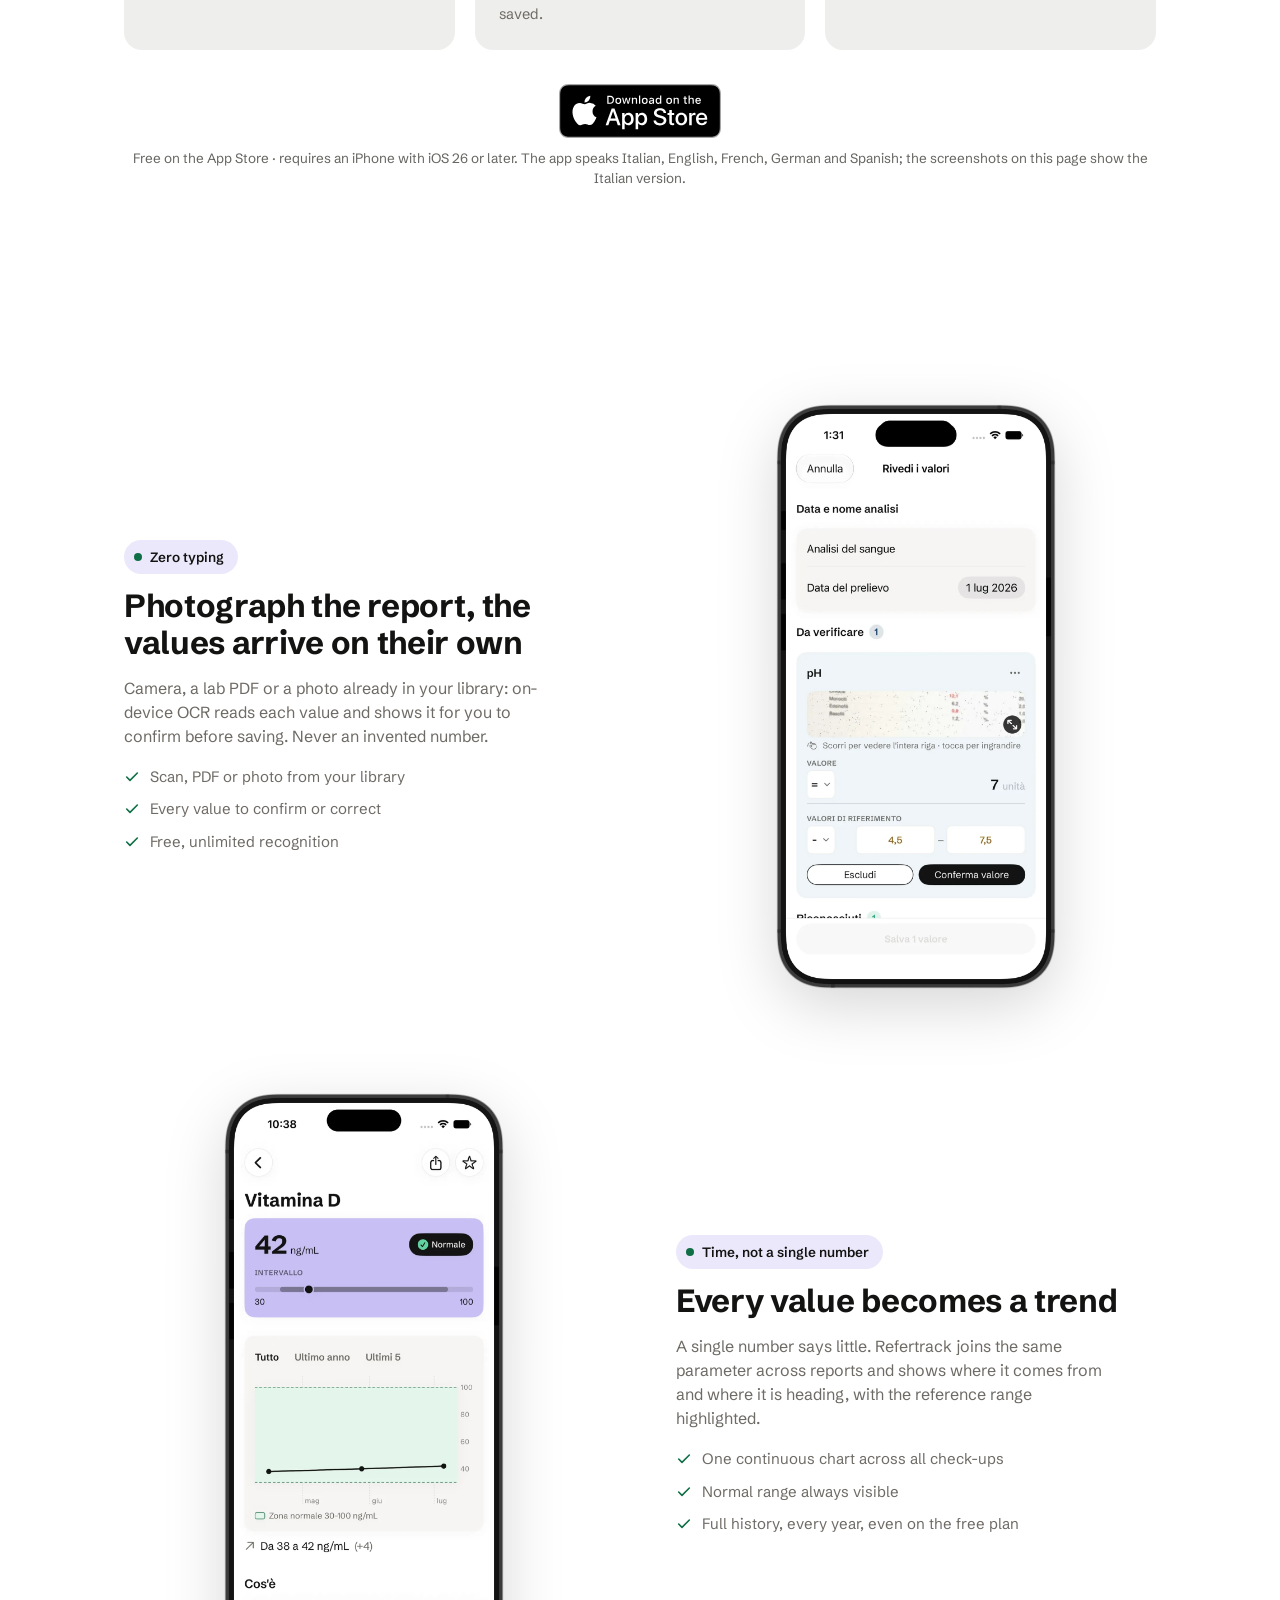
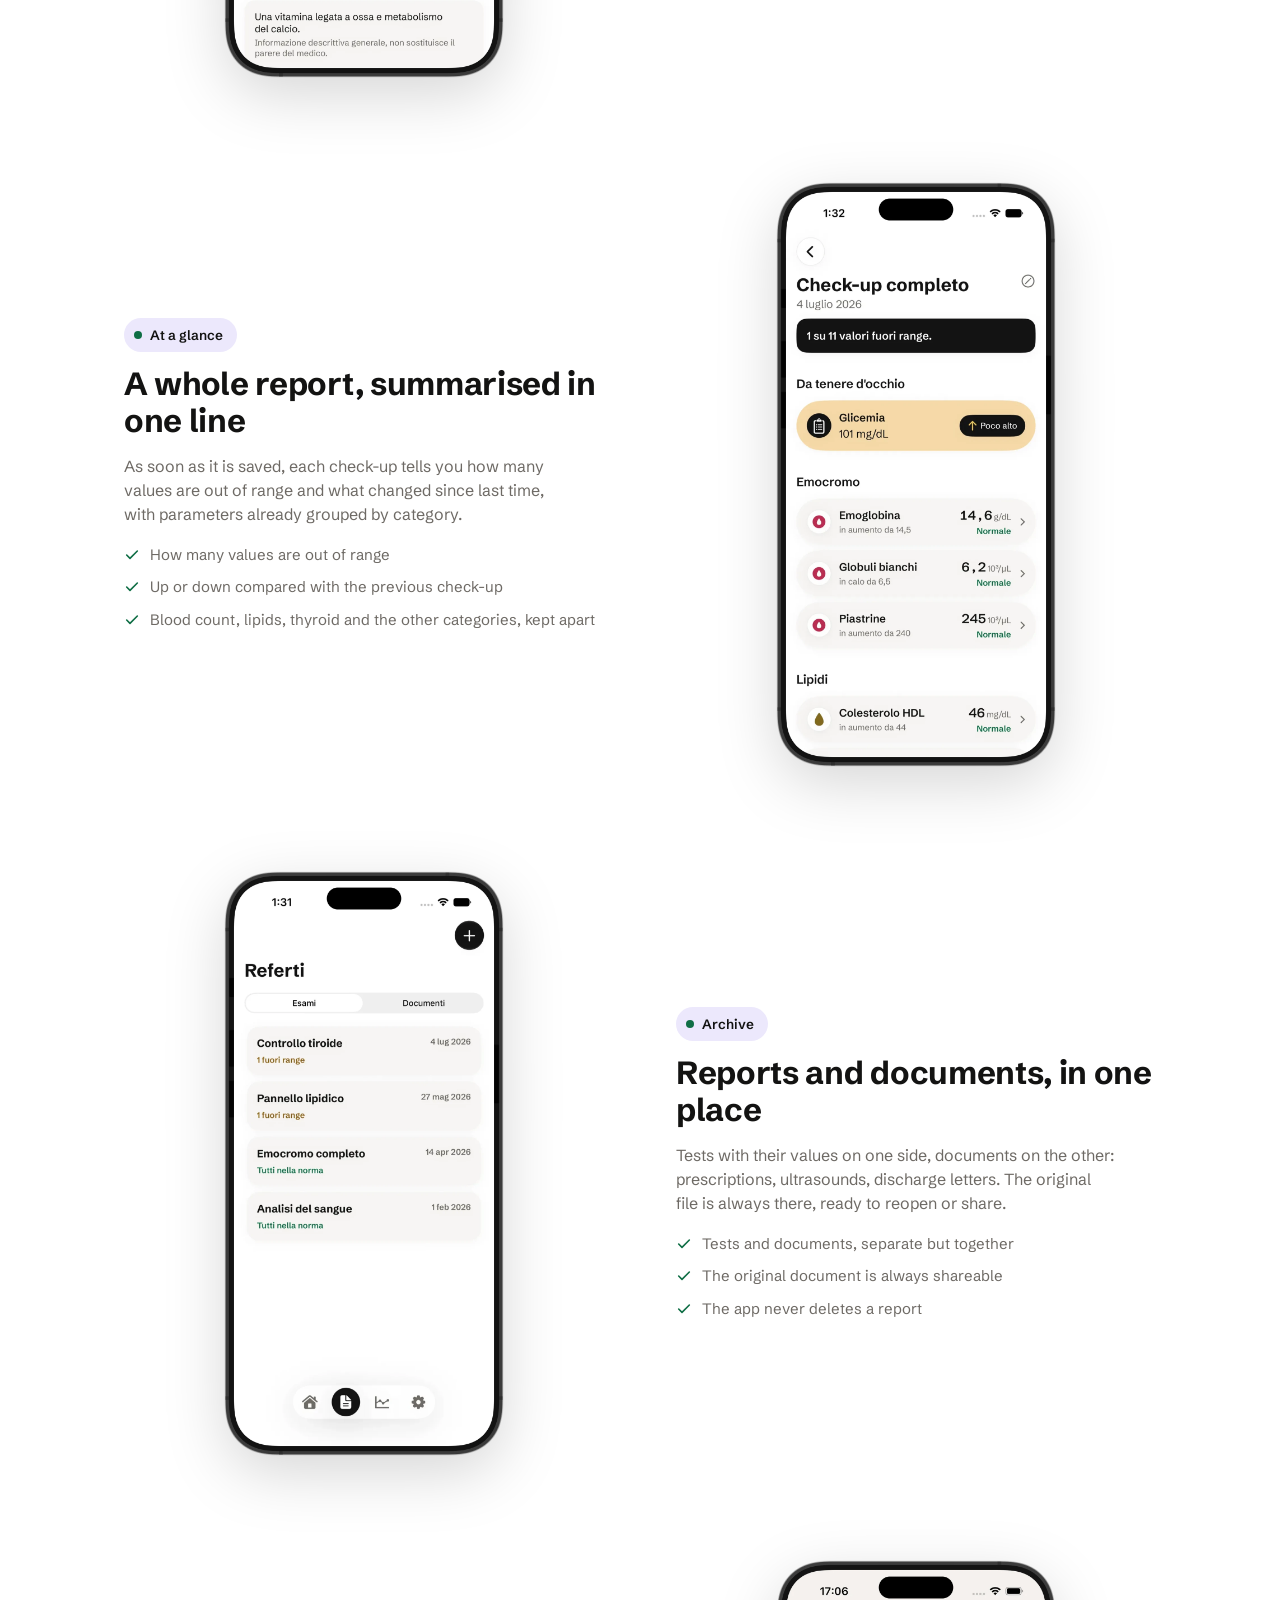
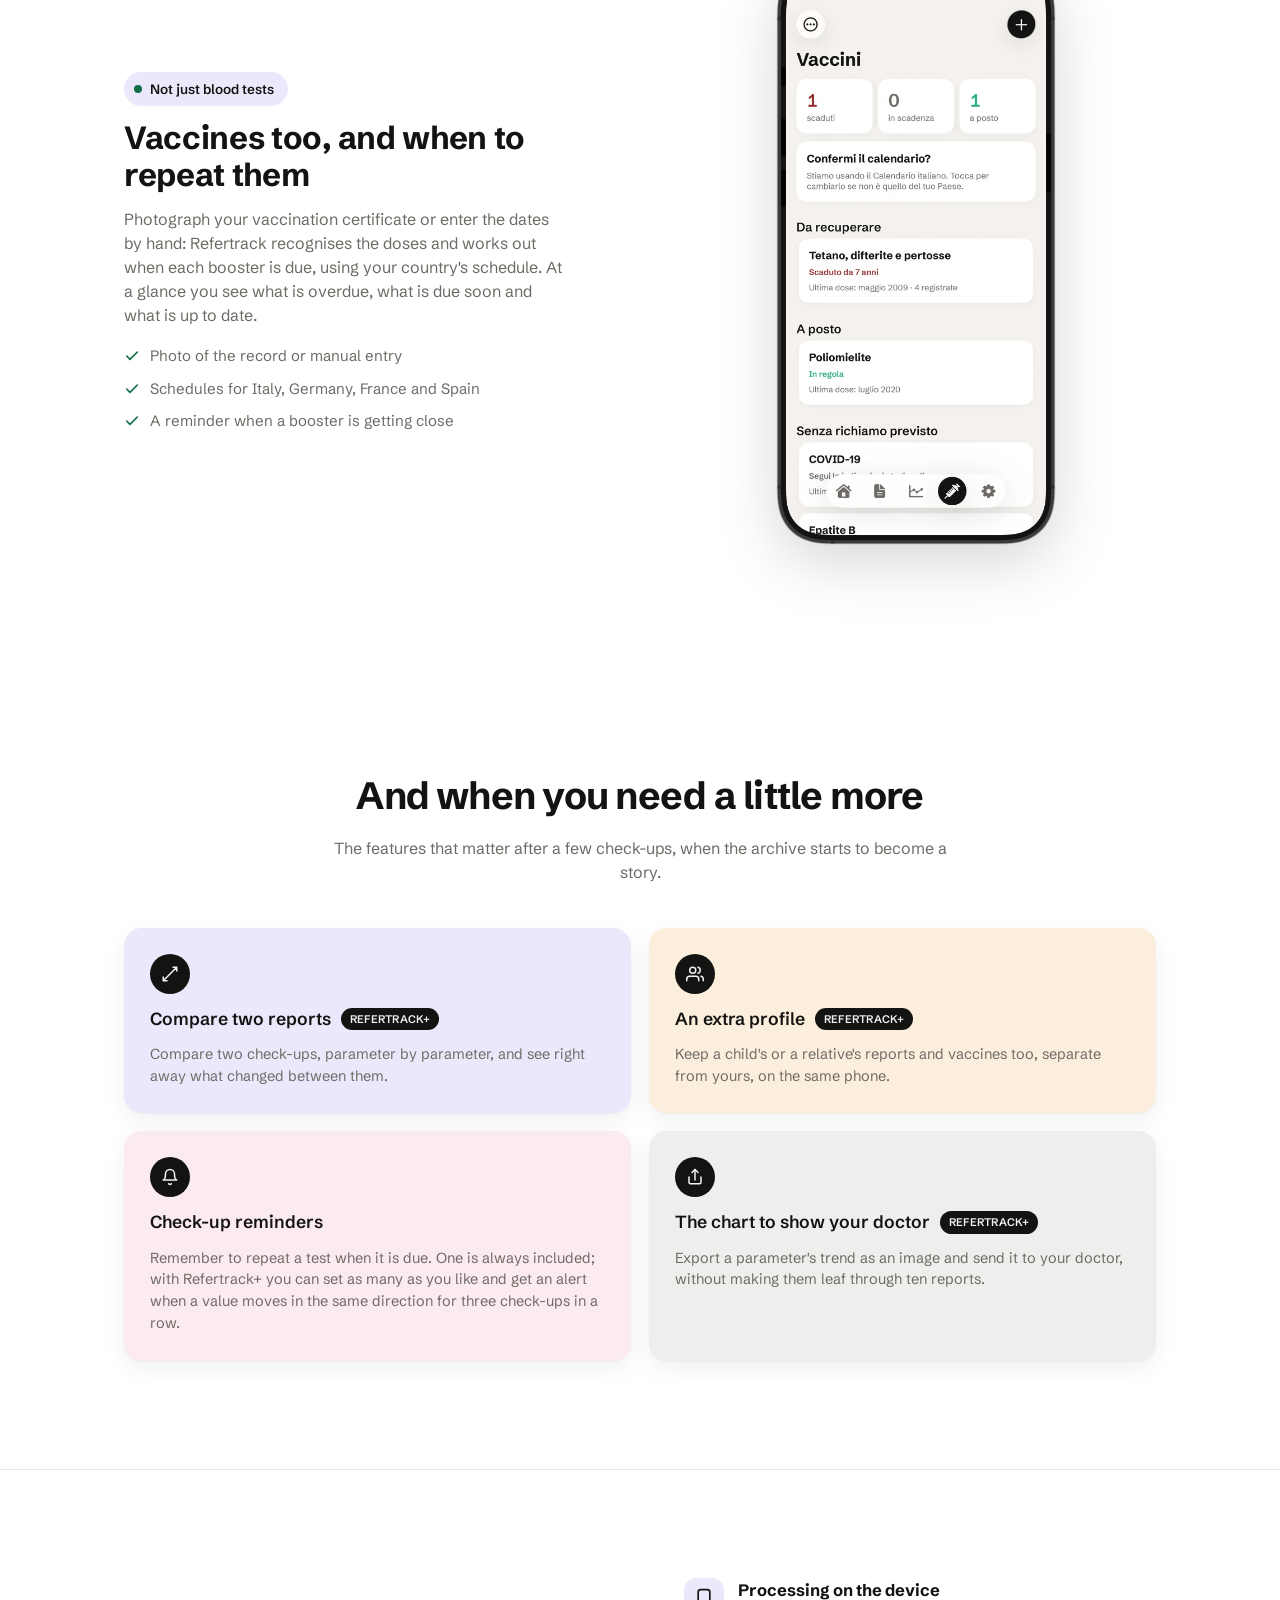
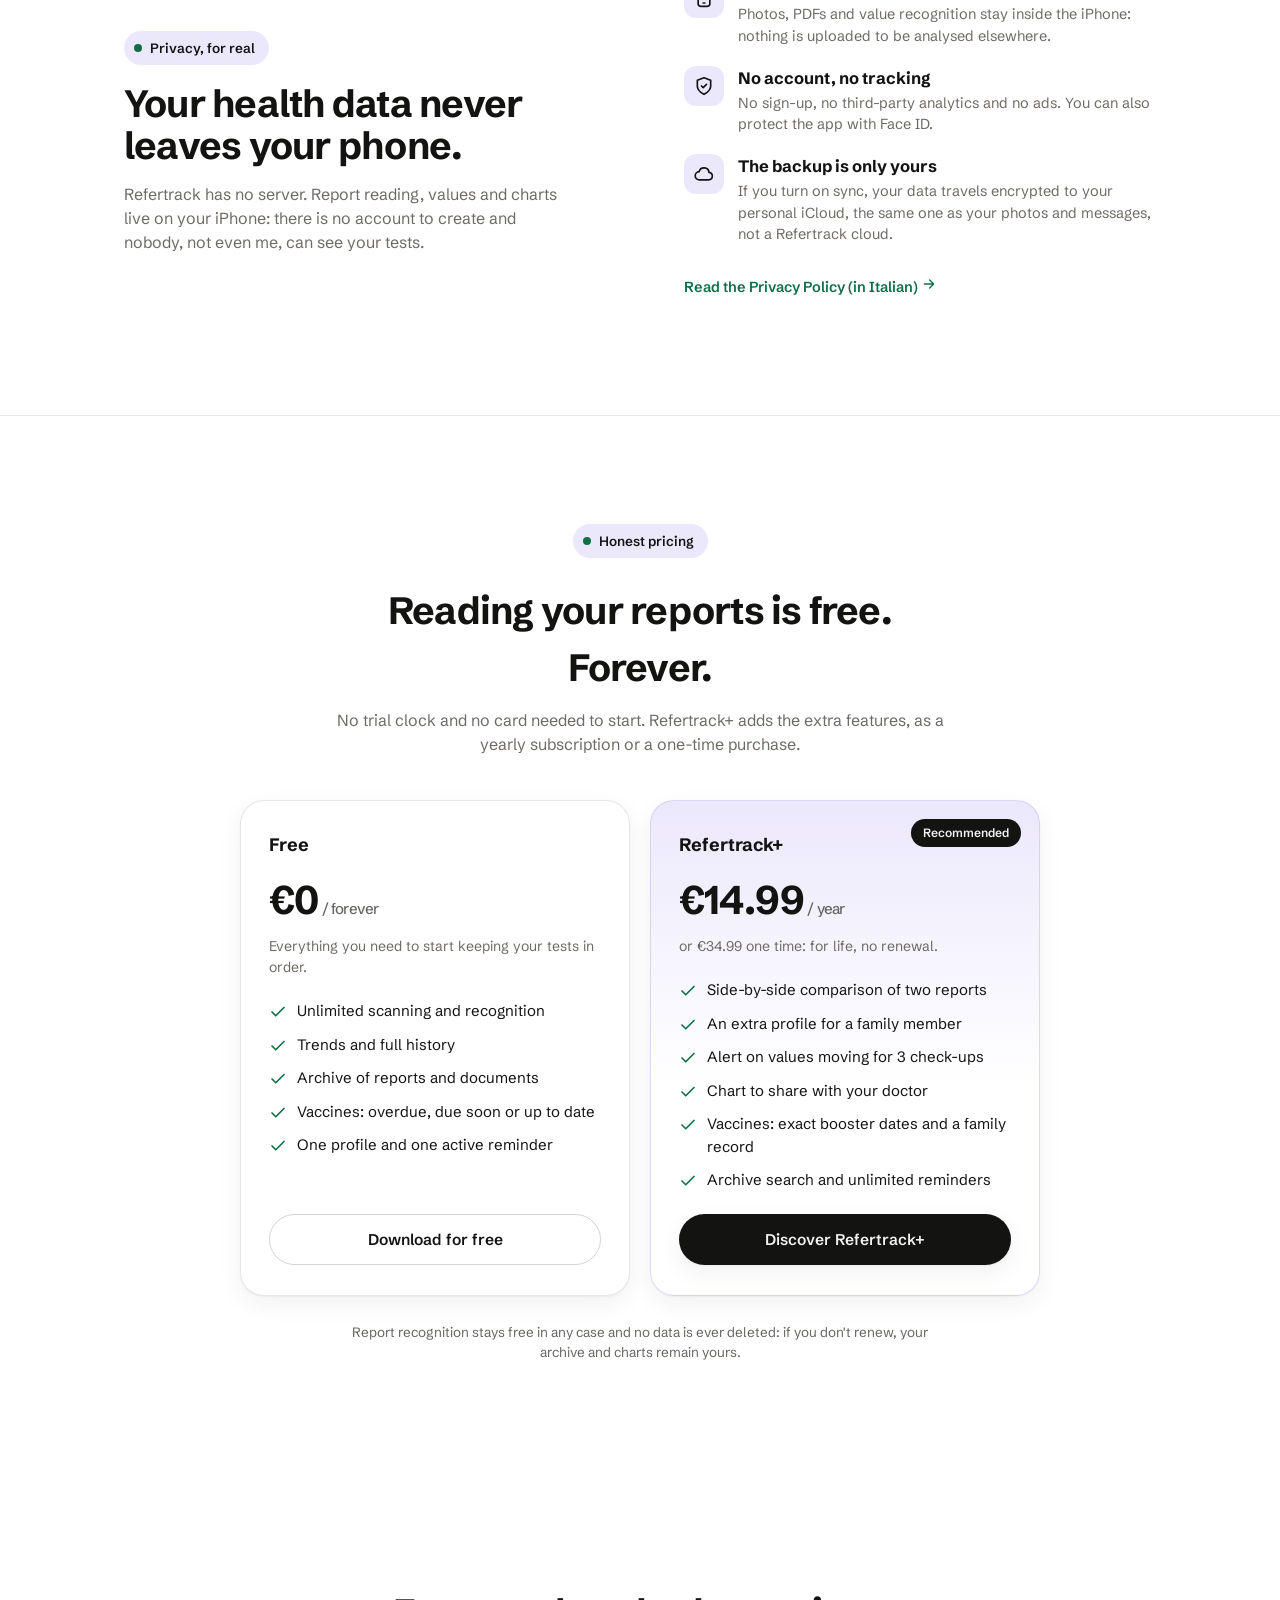
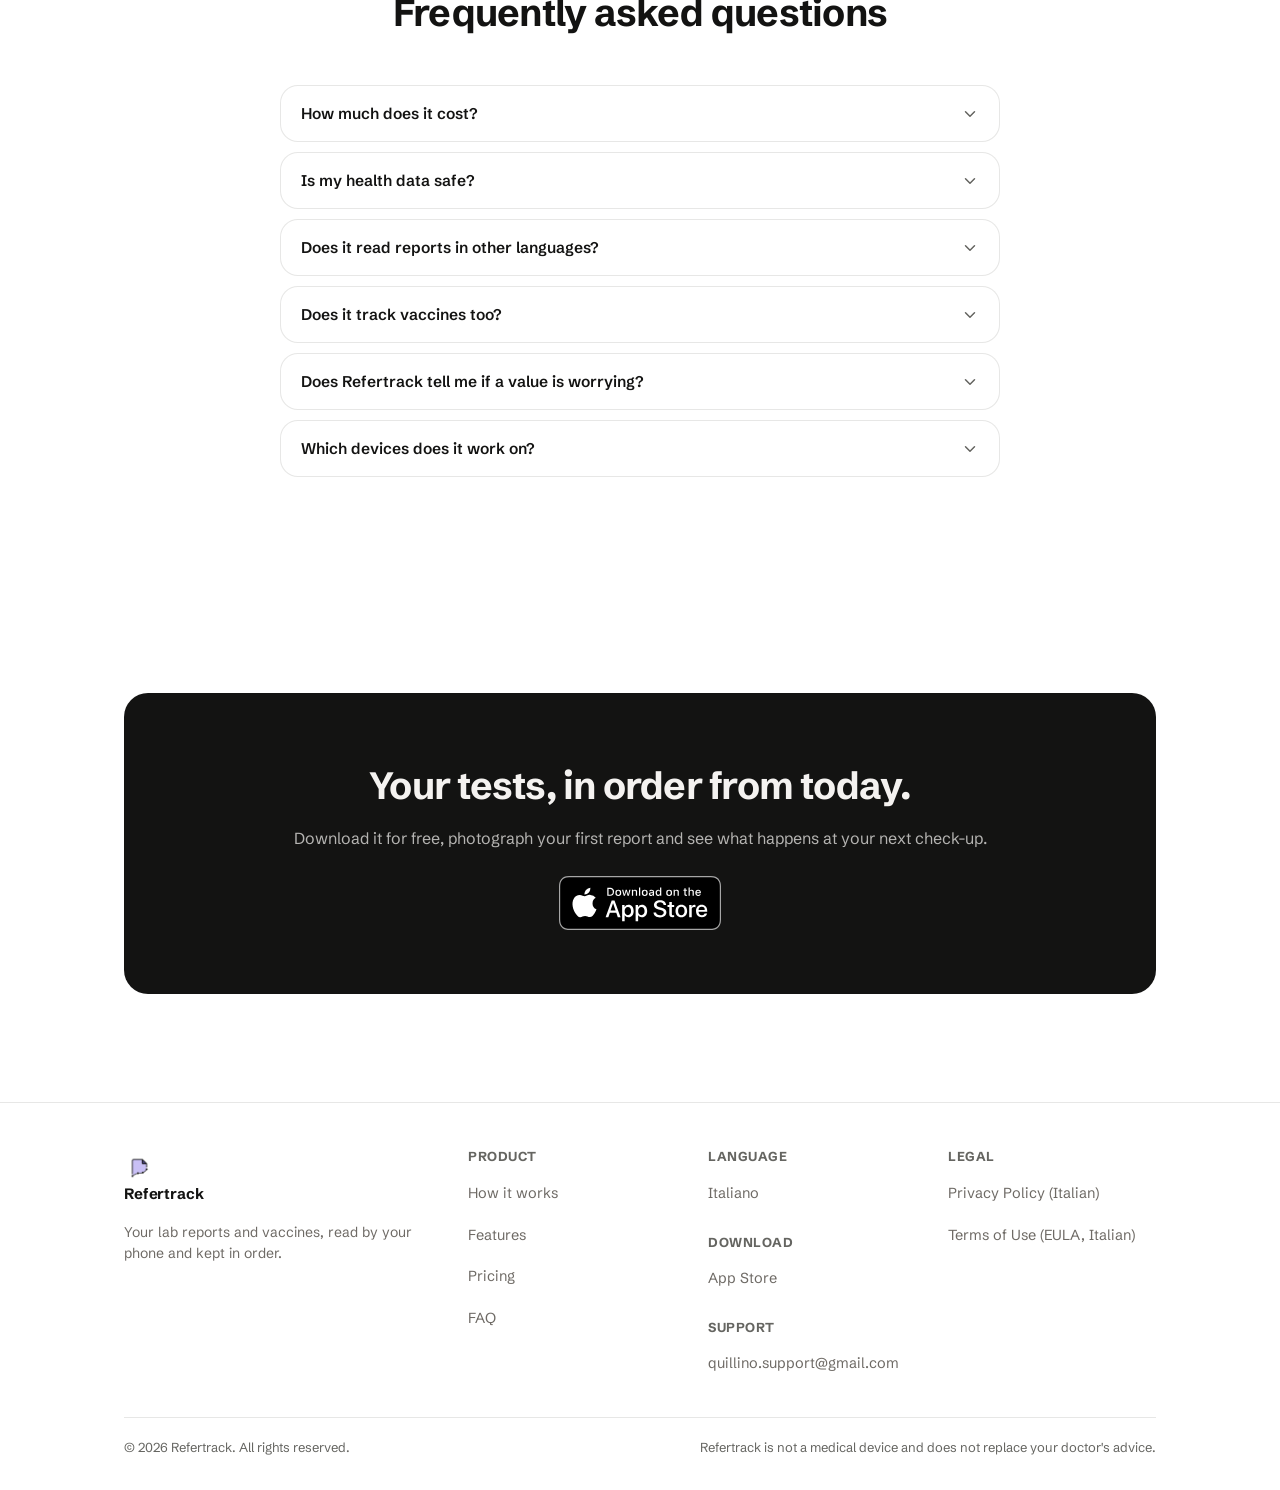
<file: en/index.html>
<!doctype html>
<html lang="en">
<head>
<meta charset="utf-8" />
<meta name="viewport" content="width=device-width, initial-scale=1" />
<title>Refertrack — Your lab results and vaccines, under control</title>
<meta name="description" content="Refertrack reads your lab reports with on-device OCR and shows how each value changes over time. It also tracks your vaccines and when boosters are due. On the App Store for iPhone: reading reports is free, forever." />

<!-- Open Graph / social — URL assoluti: gli scraper (WhatsApp, iMessage, LinkedIn) non risolvono path relativi -->
<meta property="og:type" content="website" />
<meta property="og:url" content="https://matteolubinu.github.io/refertrack/en/" />
<meta property="og:locale" content="en_US" />
<meta property="og:site_name" content="Refertrack" />
<meta property="og:title" content="Refertrack — Your lab results and vaccines, under control" />
<meta property="og:description" content="Photograph the report: the values arrive on their own and become a trend over time. And your vaccines, with booster due dates. Everything stays on your iPhone. Download it free on the App Store." />
<meta property="og:image" content="https://matteolubinu.github.io/refertrack/assets/screens/01-dashboard.webp" />
<meta name="twitter:card" content="summary_large_image" />
<meta name="theme-color" content="#FFFFFF" media="(prefers-color-scheme: light)" />
<meta name="theme-color" content="#121110" media="(prefers-color-scheme: dark)" />

<link rel="canonical" href="https://matteolubinu.github.io/refertrack/en/" />
<link rel="alternate" hreflang="it" href="https://matteolubinu.github.io/refertrack/" />
<link rel="alternate" hreflang="en" href="https://matteolubinu.github.io/refertrack/en/" />
<link rel="alternate" hreflang="x-default" href="https://matteolubinu.github.io/refertrack/" />
<link rel="icon" href="../assets/icon.png" type="image/png" />
<link rel="apple-touch-icon" href="../assets/icon.png" />
<link rel="preload" href="../fonts/schibsted-grotesk-Regular.woff" as="font" type="font/woff" crossorigin />
<link rel="stylesheet" href="../styles.css?v=20261018d" />
<script type="application/ld+json">
{
  "@context": "https://schema.org",
  "@graph": [
    {
      "@type": "SoftwareApplication",
      "name": "Refertrack",
      "operatingSystem": "iOS",
      "applicationCategory": "HealthApplication",
      "url": "https://matteolubinu.github.io/refertrack/en/",
      "downloadUrl": "https://apps.apple.com/app/id6792460771",
      "inLanguage": [
        "en",
        "it",
        "de",
        "fr",
        "es"
      ],
      "description": "Refertrack reads the values of lab reports with on-device OCR and shows how each parameter changes over time. It also tracks vaccines and booster due dates. Your data stays on the iPhone.",
      "screenshot": "https://matteolubinu.github.io/refertrack/assets/screens/01-dashboard.webp",
      "offers": [
        {
          "@type": "Offer",
          "name": "Free",
          "price": "0",
          "priceCurrency": "EUR"
        },
        {
          "@type": "Offer",
          "name": "Refertrack+ yearly",
          "price": "14.99",
          "priceCurrency": "EUR"
        },
        {
          "@type": "Offer",
          "name": "Refertrack+ lifetime",
          "price": "34.99",
          "priceCurrency": "EUR"
        }
      ]
    },
    {
      "@type": "FAQPage",
      "mainEntity": [
        {
          "@type": "Question",
          "name": "How much does it cost?",
          "acceptedAnswer": {
            "@type": "Answer",
            "text": "The app is free and report reading stays free forever, with no scan limits. Refertrack+ costs €14.99 a year or €34.99 one time (for life, no renewal) and adds comparison between reports, an extra profile, alerts on moving values, chart sharing, exact vaccine booster dates with a family record, and unlimited reminders."
          }
        },
        {
          "@type": "Question",
          "name": "Is my health data safe?",
          "acceptedAnswer": {
            "@type": "Answer",
            "text": "Yes: photos and values are processed on your iPhone, never on a Refertrack server. There is no account to create, no tracking, and the only backup is your personal iCloud, if you turn it on."
          }
        },
        {
          "@type": "Question",
          "name": "Does it read reports in other languages?",
          "acceptedAnswer": {
            "@type": "Answer",
            "text": "Yes. Refertrack speaks Italian, English, French, German and Spanish, and recognises parameter names on foreign reports in those languages, which is handy if you have tests done abroad."
          }
        },
        {
          "@type": "Question",
          "name": "Does it track vaccines too?",
          "acceptedAnswer": {
            "@type": "Answer",
            "text": "Yes. You photograph the vaccination certificate or enter the dates by hand, and Refertrack works out when each booster is due using your country's schedule (Italy, Germany, France, Spain) and reminds you. Knowing whether a vaccine is overdue or up to date is free; with Refertrack+ you see the exact dates and manage the whole family's record. Due dates are indicative and do not replace your doctor's advice."
          }
        },
        {
          "@type": "Question",
          "name": "Does Refertrack tell me if a value is worrying?",
          "acceptedAnswer": {
            "@type": "Answer",
            "text": "No, and that is not what it sets out to do. Refertrack organises your values and shows how they move against the lab's reference ranges: it does not diagnose and does not replace your doctor's advice."
          }
        },
        {
          "@type": "Question",
          "name": "Which devices does it work on?",
          "acceptedAnswer": {
            "@type": "Answer",
            "text": "On iPhone with iOS 26 or later. Data syncs between your devices through your personal iCloud, if you turn sync on."
          }
        }
      ]
    }
  ]
}
</script>
<script>
  (function () {
    try {
      var t = localStorage.getItem('refertrack-theme');
      if (t !== 'light' && t !== 'dark') {
        t = matchMedia('(prefers-color-scheme: dark)').matches ? 'dark' : 'light';
      }
      document.documentElement.setAttribute('data-theme', t);
    } catch (e) {}
  })();
</script>
</head>
<body>
<a class="skip" href="#main">Skip to content</a>

<header class="nav" id="nav">
  <div class="container nav-inner">
    <a class="brand" href="#top" aria-label="Refertrack">
      <img class="logo" src="../assets/icon.png" alt="" /> Refertrack
    </a>
    <nav class="nav-links" aria-label="Main navigation">
      <a href="#come-funziona">How it works</a>
      <a href="#funzioni">Features</a>
      <a href="#prezzi">Pricing</a>
      <a href="#faq">FAQ</a>
    </nav>
    <div class="nav-cta">
      <a class="lang-switch" href="../" hreflang="it" lang="it">Italiano</a>
      <button class="theme-toggle" id="themeToggle" type="button" aria-label="Switch between light and dark preview">
        <svg class="ico-moon" width="20" height="20" viewBox="0 0 24 24" fill="none" stroke="currentColor" stroke-width="2" stroke-linecap="round" stroke-linejoin="round"><path d="M21 12.8A9 9 0 1 1 11.2 3 7 7 0 0 0 21 12.8z"/></svg>
        <svg class="ico-sun" width="20" height="20" viewBox="0 0 24 24" fill="none" stroke="currentColor" stroke-width="2" stroke-linecap="round" stroke-linejoin="round"><circle cx="12" cy="12" r="4"/><path d="M12 2v2M12 20v2M4.9 4.9l1.4 1.4M17.7 17.7l1.4 1.4M2 12h2M20 12h2M4.9 19.1l1.4-1.4M17.7 6.3l1.4-1.4"/></svg>
      </button>
      <a class="appstore" href="https://apps.apple.com/app/id6792460771" aria-label="Download on the App Store">
        <img src="../assets/appstore-en.svg" alt="" width="162" height="54" />
      </a>
    </div>
    <button class="nav-toggle" id="navToggle" aria-label="Open menu" aria-expanded="false">
      <svg width="24" height="24" viewBox="0 0 24 24" fill="none" stroke="currentColor" stroke-width="2" stroke-linecap="round"><path d="M4 7h16M4 12h16M4 17h16"/></svg>
    </button>
  </div>
</header>

<span id="top"></span>

<main id="main">

<!-- ============================================================== HERO -->
<section class="hero section">
  <div class="container hero-grid">
    <div class="hero-copy reveal">
      <span class="eyebrow"><span class="dot"></span> Available on the App Store</span>
      <h1>Your lab results and vaccines, finally <span class="accent">under control.</span></h1>
      <p class="lead">Refertrack reads the values from your lab reports (photo or PDF) by itself and shows how each one changes over time. It also keeps track of your vaccines and when boosters are due, so there are no more loose papers or makeshift spreadsheets.</p>
      <div class="hero-actions">
        <a class="appstore" href="https://apps.apple.com/app/id6792460771" aria-label="Download on the App Store">
          <img src="../assets/appstore-en.svg" alt="" width="162" height="54" />
        </a>
        <a class="btn btn-ghost" href="#come-funziona">How it works</a>
      </div>
      <p class="hero-reassure">
        <svg width="16" height="16" viewBox="0 0 24 24" fill="none" stroke="currentColor" stroke-width="2.2" stroke-linecap="round" stroke-linejoin="round"><path d="M20 6 9 17l-5-5"/></svg>
        Reading your reports is free, forever · everything stays on your iPhone
      </p>
    </div>
    <div class="hero-media reveal">
      <div class="device">
        <img src="../assets/screens/01-dashboard.webp" alt="Refertrack's home screen, with the out-of-range value and the latest reports" width="1000" height="2089" />
      </div>
    </div>
  </div>
</section>

<!-- ============================================================= TRUST -->
<section class="trust section-tight">
  <div class="container trust-tags reveal">
    <span class="tag"><svg width="16" height="16" viewBox="0 0 24 24" fill="none" stroke="currentColor" stroke-width="2" stroke-linecap="round" stroke-linejoin="round"><path d="M12 22s8-4 8-10V5l-8-3-8 3v7c0 6 8 10 8 10z"/></svg> Everything stays on your phone</span>
    <span class="tag"><svg width="16" height="16" viewBox="0 0 24 24" fill="none" stroke="currentColor" stroke-width="2" stroke-linecap="round" stroke-linejoin="round"><circle cx="12" cy="12" r="10"/><path d="m9 12 2 2 4-4"/></svg> No tracking</span>
    <span class="tag"><svg width="16" height="16" viewBox="0 0 24 24" fill="none" stroke="currentColor" stroke-width="2" stroke-linecap="round" stroke-linejoin="round"><path d="M9 12h6M9 16h6M9 8h6"/><rect x="4" y="3" width="16" height="18" rx="2"/></svg> Free report reading, forever</span>
    <span class="tag"><svg width="16" height="16" viewBox="0 0 24 24" fill="none" stroke="currentColor" stroke-width="2" stroke-linecap="round" stroke-linejoin="round"><path d="M12 21s-6-4.35-6-10a6 6 0 0 1 12 0c0 5.65-6 10-6 10z"/><circle cx="12" cy="11" r="2"/></svg> Designed in Italy</span>
  </div>
</section>

<!-- ===================================================== COME FUNZIONA -->
<section class="section" id="come-funziona">
  <div class="container">
    <div class="section-head reveal">
      <span class="eyebrow"><span class="dot"></span> In three steps</span>
      <h2>From the lab sheet to a chart, in a minute</h2>
      <p>You never retype anything: you take a photo, the app reads it, and from then on every check-up is added to the history of your values.</p>
    </div>
    <div class="steps reveal">
      <div class="step">
        <span class="num">1</span>
        <h3>Photograph or import</h3>
        <p>Take a photo of the report, import the lab's PDF, or pick an image you already have in your photo library.</p>
      </div>
      <div class="step">
        <span class="num">2</span>
        <h3>Confirm the values</h3>
        <p>On-device OCR reads each value and shows it next to the part of the report it came from. You confirm it before it is saved.</p>
      </div>
      <div class="step">
        <span class="num">3</span>
        <h3>Watch the trend</h3>
        <p>Each parameter goes into its own chart and joins your earlier check-ups, with the reference range always in view.</p>
      </div>
    </div>
    <div class="steps-cta reveal">
      <a class="appstore" href="https://apps.apple.com/app/id6792460771" aria-label="Download on the App Store">
        <img src="../assets/appstore-en.svg" alt="" width="162" height="54" />
      </a>
      <p class="steps-note">Free on the App Store · requires an iPhone with iOS 26 or later. The app speaks Italian, English, French, German and Spanish; the screenshots on this page show the Italian version.</p>
    </div>
  </div>
</section>

<!-- ========================================================== FUNZIONI -->
<section class="section" id="funzioni">
  <div class="container">

    <div class="feat-row reveal">
      <div class="feat-copy">
        <span class="eyebrow"><span class="dot"></span> Zero typing</span>
        <h3>Photograph the report, the values arrive on their own</h3>
        <p>Camera, a lab PDF or a photo already in your library: on-device OCR reads each value and shows it for you to confirm before saving. Never an invented number.</p>
        <ul>
          <li><svg width="16" height="16" viewBox="0 0 24 24" fill="none" stroke="currentColor" stroke-width="2.4" stroke-linecap="round" stroke-linejoin="round"><path d="M20 6 9 17l-5-5"/></svg> Scan, PDF or photo from your library</li>
          <li><svg width="16" height="16" viewBox="0 0 24 24" fill="none" stroke="currentColor" stroke-width="2.4" stroke-linecap="round" stroke-linejoin="round"><path d="M20 6 9 17l-5-5"/></svg> Every value to confirm or correct</li>
          <li><svg width="16" height="16" viewBox="0 0 24 24" fill="none" stroke="currentColor" stroke-width="2.4" stroke-linecap="round" stroke-linejoin="round"><path d="M20 6 9 17l-5-5"/></svg> Free, unlimited recognition</li>
        </ul>
      </div>
      <div class="device">
        <img src="../assets/screens/02-revisione.webp" alt="Reviewing a report in Refertrack: the value read by OCR next to the crop of the photo" width="1000" height="2089" loading="lazy" />
      </div>
    </div>

    <div class="feat-row rev reveal">
      <div class="feat-copy">
        <span class="eyebrow"><span class="dot"></span> Time, not a single number</span>
        <h3>Every value becomes a trend</h3>
        <p>A single number says little. Refertrack joins the same parameter across reports and shows where it comes from and where it is heading, with the reference range highlighted.</p>
        <ul>
          <li><svg width="16" height="16" viewBox="0 0 24 24" fill="none" stroke="currentColor" stroke-width="2.4" stroke-linecap="round" stroke-linejoin="round"><path d="M20 6 9 17l-5-5"/></svg> One continuous chart across all check-ups</li>
          <li><svg width="16" height="16" viewBox="0 0 24 24" fill="none" stroke="currentColor" stroke-width="2.4" stroke-linecap="round" stroke-linejoin="round"><path d="M20 6 9 17l-5-5"/></svg> Normal range always visible</li>
          <li><svg width="16" height="16" viewBox="0 0 24 24" fill="none" stroke="currentColor" stroke-width="2.4" stroke-linecap="round" stroke-linejoin="round"><path d="M20 6 9 17l-5-5"/></svg> Full history, every year, even on the free plan</li>
        </ul>
      </div>
      <div class="device">
        <img src="../assets/screens/03-parametro.webp" alt="The Vitamin D detail in Refertrack, with the trend chart and the normal range" width="1000" height="2089" loading="lazy" />
      </div>
    </div>

    <div class="feat-row reveal">
      <div class="feat-copy">
        <span class="eyebrow"><span class="dot"></span> At a glance</span>
        <h3>A whole report, summarised in one line</h3>
        <p>As soon as it is saved, each check-up tells you how many values are out of range and what changed since last time, with parameters already grouped by category.</p>
        <ul>
          <li><svg width="16" height="16" viewBox="0 0 24 24" fill="none" stroke="currentColor" stroke-width="2.4" stroke-linecap="round" stroke-linejoin="round"><path d="M20 6 9 17l-5-5"/></svg> How many values are out of range</li>
          <li><svg width="16" height="16" viewBox="0 0 24 24" fill="none" stroke="currentColor" stroke-width="2.4" stroke-linecap="round" stroke-linejoin="round"><path d="M20 6 9 17l-5-5"/></svg> Up or down compared with the previous check-up</li>
          <li><svg width="16" height="16" viewBox="0 0 24 24" fill="none" stroke="currentColor" stroke-width="2.4" stroke-linecap="round" stroke-linejoin="round"><path d="M20 6 9 17l-5-5"/></svg> Blood count, lipids, thyroid and the other categories, kept apart</li>
        </ul>
      </div>
      <div class="device">
        <img src="../assets/screens/05-dettaglio.webp" alt="A check-up detail in Refertrack, with values grouped by category" width="1000" height="2089" loading="lazy" />
      </div>
    </div>

    <div class="feat-row rev reveal">
      <div class="feat-copy">
        <span class="eyebrow"><span class="dot"></span> Archive</span>
        <h3>Reports and documents, in one place</h3>
        <p>Tests with their values on one side, documents on the other: prescriptions, ultrasounds, discharge letters. The original file is always there, ready to reopen or share.</p>
        <ul>
          <li><svg width="16" height="16" viewBox="0 0 24 24" fill="none" stroke="currentColor" stroke-width="2.4" stroke-linecap="round" stroke-linejoin="round"><path d="M20 6 9 17l-5-5"/></svg> Tests and documents, separate but together</li>
          <li><svg width="16" height="16" viewBox="0 0 24 24" fill="none" stroke="currentColor" stroke-width="2.4" stroke-linecap="round" stroke-linejoin="round"><path d="M20 6 9 17l-5-5"/></svg> The original document is always shareable</li>
          <li><svg width="16" height="16" viewBox="0 0 24 24" fill="none" stroke="currentColor" stroke-width="2.4" stroke-linecap="round" stroke-linejoin="round"><path d="M20 6 9 17l-5-5"/></svg> The app never deletes a report</li>
        </ul>
      </div>
      <div class="device">
        <img src="../assets/screens/04-referti.webp" alt="The list of reports in Refertrack, with the status of each check-up" width="1000" height="2089" loading="lazy" />
      </div>
    </div>

    <div class="feat-row reveal">
      <div class="feat-copy">
        <span class="eyebrow"><span class="dot"></span> Not just blood tests</span>
        <h3>Vaccines too, and when to repeat them</h3>
        <p>Photograph your vaccination certificate or enter the dates by hand: Refertrack recognises the doses and works out when each booster is due, using your country's schedule. At a glance you see what is overdue, what is due soon and what is up to date.</p>
        <ul>
          <li><svg width="16" height="16" viewBox="0 0 24 24" fill="none" stroke="currentColor" stroke-width="2.4" stroke-linecap="round" stroke-linejoin="round"><path d="M20 6 9 17l-5-5"/></svg> Photo of the record or manual entry</li>
          <li><svg width="16" height="16" viewBox="0 0 24 24" fill="none" stroke="currentColor" stroke-width="2.4" stroke-linecap="round" stroke-linejoin="round"><path d="M20 6 9 17l-5-5"/></svg> Schedules for Italy, Germany, France and Spain</li>
          <li><svg width="16" height="16" viewBox="0 0 24 24" fill="none" stroke="currentColor" stroke-width="2.4" stroke-linecap="round" stroke-linejoin="round"><path d="M20 6 9 17l-5-5"/></svg> A reminder when a booster is getting close</li>
        </ul>
      </div>
      <div class="device">
        <img src="../assets/screens/06-vaccini.webp" alt="The vaccines overview in Refertrack: overdue, due soon and up-to-date counters, with the tetanus card overdue by 7 years" width="1000" height="2089" loading="lazy" />
      </div>
    </div>

  </div>
</section>

<!-- =========================================================== FEATURES -->
<section class="section">
  <div class="container">
    <div class="section-head reveal">
      <h2>And when you need a little more</h2>
      <p>The features that matter after a few check-ups, when the archive starts to become a story.</p>
    </div>
    <div class="feat-grid reveal">
      <div class="feat-card lavender">
        <div class="ic"><svg width="18" height="18" viewBox="0 0 24 24" fill="none" stroke="currentColor" stroke-width="2" stroke-linecap="round" stroke-linejoin="round"><path d="M16 3h5v5M4 20 21 3M8 21H3v-5"/></svg></div>
        <h3>Compare two reports <span class="pill">Refertrack+</span></h3>
        <p>Compare two check-ups, parameter by parameter, and see right away what changed between them.</p>
      </div>
      <div class="feat-card peach">
        <div class="ic"><svg width="18" height="18" viewBox="0 0 24 24" fill="none" stroke="currentColor" stroke-width="2" stroke-linecap="round" stroke-linejoin="round"><path d="M17 21v-2a4 4 0 0 0-4-4H5a4 4 0 0 0-4 4v2"/><circle cx="9" cy="7" r="4"/><path d="M23 21v-2a4 4 0 0 0-3-3.87M16 3.13a4 4 0 0 1 0 7.75"/></svg></div>
        <h3>An extra profile <span class="pill">Refertrack+</span></h3>
        <p>Keep a child's or a relative's reports and vaccines too, separate from yours, on the same phone.</p>
      </div>
      <div class="feat-card rose">
        <div class="ic"><svg width="18" height="18" viewBox="0 0 24 24" fill="none" stroke="currentColor" stroke-width="2" stroke-linecap="round" stroke-linejoin="round"><path d="M18 8a6 6 0 1 0-12 0c0 7-3 8-3 8h18s-3-1-3-8"/><path d="M13.7 21a2 2 0 0 1-3.4 0"/></svg></div>
        <h3>Check-up reminders</h3>
        <p>Remember to repeat a test when it is due. One is always included; with Refertrack+ you can set as many as you like and get an alert when a value moves in the same direction for three check-ups in a row.</p>
      </div>
      <div class="feat-card plain">
        <div class="ic"><svg width="18" height="18" viewBox="0 0 24 24" fill="none" stroke="currentColor" stroke-width="2" stroke-linecap="round" stroke-linejoin="round"><path d="M4 12v7a2 2 0 0 0 2 2h12a2 2 0 0 0 2-2v-7"/><path d="M16 6l-4-4-4 4"/><path d="M12 2v14"/></svg></div>
        <h3>The chart to show your doctor <span class="pill">Refertrack+</span></h3>
        <p>Export a parameter's trend as an image and send it to your doctor, without making them leaf through ten reports.</p>
      </div>
    </div>
  </div>
</section>

<!-- =========================================================== PRIVACY -->
<section class="privacy section" id="privacy">
  <div class="container privacy-grid">
    <div class="reveal">
      <span class="eyebrow"><span class="dot"></span> Privacy, for real</span>
      <h2 class="privacy-title">Your health data never leaves your phone.</h2>
      <p class="privacy-lead">Refertrack has no server. Report reading, values and charts live on your iPhone: there is no account to create and nobody, not even me, can see your tests.</p>
    </div>
    <div class="privacy-list reveal">
      <div class="row">
        <span class="ico"><svg width="20" height="20" viewBox="0 0 24 24" fill="none" stroke="currentColor" stroke-width="2" stroke-linecap="round" stroke-linejoin="round"><rect x="5" y="2" width="14" height="20" rx="3"/><path d="M11 18h2"/></svg></span>
        <div>
          <h4>Processing on the device</h4>
          <p>Photos, PDFs and value recognition stay inside the iPhone: nothing is uploaded to be analysed elsewhere.</p>
        </div>
      </div>
      <div class="row">
        <span class="ico"><svg width="20" height="20" viewBox="0 0 24 24" fill="none" stroke="currentColor" stroke-width="2" stroke-linecap="round" stroke-linejoin="round"><path d="M12 22s8-4 8-10V5l-8-3-8 3v7c0 6 8 10 8 10z"/><path d="m9 12 2 2 4-4"/></svg></span>
        <div>
          <h4>No account, no tracking</h4>
          <p>No sign-up, no third-party analytics and no ads. You can also protect the app with Face ID.</p>
        </div>
      </div>
      <div class="row">
        <span class="ico"><svg width="20" height="20" viewBox="0 0 24 24" fill="none" stroke="currentColor" stroke-width="2" stroke-linecap="round" stroke-linejoin="round"><path d="M17.5 19a4.5 4.5 0 0 0 .5-8.97A6 6 0 0 0 6.2 9.2 4.4 4.4 0 0 0 6.5 19z"/></svg></span>
        <div>
          <h4>The backup is only yours</h4>
          <p>If you turn on sync, your data travels encrypted to your personal iCloud, the same one as your photos and messages, not a Refertrack cloud.</p>
        </div>
      </div>
      <a class="privacy-link" href="https://matteolubi.notion.site/Privacy-Policy-Refertrack-3a6ed23c41248163b045ed3b144ec696" target="_blank" rel="noopener">
        Read the Privacy Policy (in Italian)
        <svg width="16" height="16" viewBox="0 0 24 24" fill="none" stroke="currentColor" stroke-width="2" stroke-linecap="round" stroke-linejoin="round"><path d="M5 12h14M13 6l6 6-6 6"/></svg>
      </a>
    </div>
  </div>
</section>

<!-- ============================================================ PREZZI -->
<section class="section" id="prezzi">
  <div class="container">
    <div class="section-head reveal">
      <span class="eyebrow"><span class="dot"></span> Honest pricing</span>
      <h2>Reading your reports is free. Forever.</h2>
      <p>No trial clock and no card needed to start. Refertrack+ adds the extra features, as a yearly subscription or a one-time purchase.</p>
    </div>
    <div class="price-grid">
      <div class="price reveal">
        <div class="tier">Free</div>
        <div class="amount">€0<small> / forever</small></div>
        <div class="sub">Everything you need to start keeping your tests in order.</div>
        <ul>
          <li><svg width="18" height="18" viewBox="0 0 24 24" fill="none" stroke="currentColor" stroke-width="2.2" stroke-linecap="round" stroke-linejoin="round"><path d="M20 6 9 17l-5-5"/></svg> Unlimited scanning and recognition</li>
          <li><svg width="18" height="18" viewBox="0 0 24 24" fill="none" stroke="currentColor" stroke-width="2.2" stroke-linecap="round" stroke-linejoin="round"><path d="M20 6 9 17l-5-5"/></svg> Trends and full history</li>
          <li><svg width="18" height="18" viewBox="0 0 24 24" fill="none" stroke="currentColor" stroke-width="2.2" stroke-linecap="round" stroke-linejoin="round"><path d="M20 6 9 17l-5-5"/></svg> Archive of reports and documents</li>
          <li><svg width="18" height="18" viewBox="0 0 24 24" fill="none" stroke="currentColor" stroke-width="2.2" stroke-linecap="round" stroke-linejoin="round"><path d="M20 6 9 17l-5-5"/></svg> Vaccines: overdue, due soon or up to date</li>
          <li><svg width="18" height="18" viewBox="0 0 24 24" fill="none" stroke="currentColor" stroke-width="2.2" stroke-linecap="round" stroke-linejoin="round"><path d="M20 6 9 17l-5-5"/></svg> One profile and one active reminder</li>
        </ul>
        <a class="btn btn-ghost" href="https://apps.apple.com/app/id6792460771">Download for free</a>
      </div>
      <div class="price premium reveal">
        <span class="price-tag">Recommended</span>
        <div class="tier">Refertrack+</div>
        <div class="amount">€14.99<small> / year</small></div>
        <div class="sub">or €34.99 one time: for life, no renewal.</div>
        <ul>
          <li><svg width="18" height="18" viewBox="0 0 24 24" fill="none" stroke="currentColor" stroke-width="2.2" stroke-linecap="round" stroke-linejoin="round"><path d="M20 6 9 17l-5-5"/></svg> Side-by-side comparison of two reports</li>
          <li><svg width="18" height="18" viewBox="0 0 24 24" fill="none" stroke="currentColor" stroke-width="2.2" stroke-linecap="round" stroke-linejoin="round"><path d="M20 6 9 17l-5-5"/></svg> An extra profile for a family member</li>
          <li><svg width="18" height="18" viewBox="0 0 24 24" fill="none" stroke="currentColor" stroke-width="2.2" stroke-linecap="round" stroke-linejoin="round"><path d="M20 6 9 17l-5-5"/></svg> Alert on values moving for 3 check-ups</li>
          <li><svg width="18" height="18" viewBox="0 0 24 24" fill="none" stroke="currentColor" stroke-width="2.2" stroke-linecap="round" stroke-linejoin="round"><path d="M20 6 9 17l-5-5"/></svg> Chart to share with your doctor</li>
          <li><svg width="18" height="18" viewBox="0 0 24 24" fill="none" stroke="currentColor" stroke-width="2.2" stroke-linecap="round" stroke-linejoin="round"><path d="M20 6 9 17l-5-5"/></svg> Vaccines: exact booster dates and a family record</li>
          <li><svg width="18" height="18" viewBox="0 0 24 24" fill="none" stroke="currentColor" stroke-width="2.2" stroke-linecap="round" stroke-linejoin="round"><path d="M20 6 9 17l-5-5"/></svg> Archive search and unlimited reminders</li>
        </ul>
        <a class="btn btn-primary" href="https://apps.apple.com/app/id6792460771">Discover Refertrack+</a>
      </div>
    </div>
    <p class="price-note reveal">Report recognition stays free in any case and no data is ever deleted: if you don't renew, your archive and charts remain yours.</p>
  </div>
</section>

<!-- =============================================================== FAQ -->
<section class="section" id="faq">
  <div class="container">
    <div class="section-head reveal">
      <h2>Frequently asked questions</h2>
    </div>
    <div class="faq reveal">
      <div class="faq-item">
        <button class="faq-q" aria-expanded="false">How much does it cost?<svg class="chev" width="18" height="18" viewBox="0 0 24 24" fill="none" stroke="currentColor" stroke-width="2" stroke-linecap="round" stroke-linejoin="round"><path d="m6 9 6 6 6-6"/></svg></button>
        <div class="faq-a"><p>The app is free and report reading stays free forever, with no scan limits. Refertrack+ costs €14.99 a year or €34.99 one time (for life, no renewal) and adds comparison between reports, an extra profile, alerts on moving values, chart sharing, exact vaccine booster dates with a family record, and unlimited reminders.</p></div>
      </div>
      <div class="faq-item">
        <button class="faq-q" aria-expanded="false">Is my health data safe?<svg class="chev" width="18" height="18" viewBox="0 0 24 24" fill="none" stroke="currentColor" stroke-width="2" stroke-linecap="round" stroke-linejoin="round"><path d="m6 9 6 6 6-6"/></svg></button>
        <div class="faq-a"><p>Yes: photos and values are processed on your iPhone, never on a Refertrack server. There is no account to create, no tracking, and the only backup is your personal iCloud, if you turn it on.</p></div>
      </div>
      <div class="faq-item">
        <button class="faq-q" aria-expanded="false">Does it read reports in other languages?<svg class="chev" width="18" height="18" viewBox="0 0 24 24" fill="none" stroke="currentColor" stroke-width="2" stroke-linecap="round" stroke-linejoin="round"><path d="m6 9 6 6 6-6"/></svg></button>
        <div class="faq-a"><p>Yes. Refertrack speaks Italian, English, French, German and Spanish, and recognises parameter names on foreign reports in those languages, which is handy if you have tests done abroad.</p></div>
      </div>
      <div class="faq-item">
        <button class="faq-q" aria-expanded="false">Does it track vaccines too?<svg class="chev" width="18" height="18" viewBox="0 0 24 24" fill="none" stroke="currentColor" stroke-width="2" stroke-linecap="round" stroke-linejoin="round"><path d="m6 9 6 6 6-6"/></svg></button>
        <div class="faq-a"><p>Yes. You photograph the vaccination certificate or enter the dates by hand, and Refertrack works out when each booster is due using your country's schedule (Italy, Germany, France, Spain) and reminds you. Knowing whether a vaccine is overdue or up to date is free; with Refertrack+ you see the exact dates and manage the whole family's record. Due dates are indicative and do not replace your doctor's advice.</p></div>
      </div>
      <div class="faq-item">
        <button class="faq-q" aria-expanded="false">Does Refertrack tell me if a value is worrying?<svg class="chev" width="18" height="18" viewBox="0 0 24 24" fill="none" stroke="currentColor" stroke-width="2" stroke-linecap="round" stroke-linejoin="round"><path d="m6 9 6 6 6-6"/></svg></button>
        <div class="faq-a"><p>No, and that is not what it sets out to do. Refertrack organises your values and shows how they move against the lab's reference ranges: it does not diagnose and does not replace your doctor's advice.</p></div>
      </div>
      <div class="faq-item">
        <button class="faq-q" aria-expanded="false">Which devices does it work on?<svg class="chev" width="18" height="18" viewBox="0 0 24 24" fill="none" stroke="currentColor" stroke-width="2" stroke-linecap="round" stroke-linejoin="round"><path d="m6 9 6 6 6-6"/></svg></button>
        <div class="faq-a"><p>On iPhone with iOS 26 or later. Data syncs between your devices through your personal iCloud, if you turn sync on.</p></div>
      </div>
    </div>
  </div>
</section>

<!-- =============================================================== CTA -->
<section class="section">
  <div class="container">
    <div class="cta-card reveal">
      <h2>Your tests, in order from today.</h2>
      <p>Download it for free, photograph your first report and see what happens at your next check-up.</p>
      <div class="hero-actions">
        <a class="appstore" href="https://apps.apple.com/app/id6792460771" aria-label="Download on the App Store">
          <img src="../assets/appstore-en.svg" alt="" width="162" height="54" />
        </a>
      </div>
    </div>
  </div>
</section>
</main>

<footer class="footer">
  <div class="container">
    <div class="footer-grid">
      <div>
        <a class="brand" href="#top"><img class="logo" src="../assets/icon.png" alt="" /> Refertrack</a>
        <p class="desc">Your lab reports and vaccines, read by your phone and kept in order.</p>
      </div>
      <div>
        <h5>Product</h5>
        <ul>
          <li><a href="#come-funziona">How it works</a></li>
          <li><a href="#funzioni">Features</a></li>
          <li><a href="#prezzi">Pricing</a></li>
          <li><a href="#faq">FAQ</a></li>
        </ul>
      </div>
      <div>
        <h5>Language</h5>
        <ul>
          <li><a href="../" hreflang="it" lang="it">Italiano</a></li>
        </ul>
        <h5 class="footer-gap">Download</h5>
        <ul>
          <li><a href="https://apps.apple.com/app/id6792460771">App Store</a></li>
        </ul>
        <h5 class="footer-gap">Support</h5>
        <ul>
          <li><a href="mailto:quillino.support@gmail.com">quillino.support@gmail.com</a></li>
        </ul>
      </div>
      <div>
        <h5>Legal</h5>
        <ul>
          <li><a href="https://matteolubi.notion.site/Privacy-Policy-Refertrack-3a6ed23c41248163b045ed3b144ec696" target="_blank" rel="noopener">Privacy Policy (Italian)</a></li>
          <li><a href="https://matteolubi.notion.site/Termini-di-Utilizzo-Refertrack-3a7ed23c412481b89db9dfd232201331" target="_blank" rel="noopener">Terms of Use (EULA, Italian)</a></li>
        </ul>
      </div>
    </div>
    <div class="footer-bottom">
      <span>© <span id="year">2026</span> Refertrack. All rights reserved.</span>
      <span>Refertrack is not a medical device and does not replace your doctor's advice.</span>
    </div>
  </div>
</footer>

<button class="theme-toggle theme-fab" id="themeFab" type="button" aria-label="Switch between light and dark preview">
  <svg class="ico-moon" width="20" height="20" viewBox="0 0 24 24" fill="none" stroke="currentColor" stroke-width="2" stroke-linecap="round" stroke-linejoin="round"><path d="M21 12.8A9 9 0 1 1 11.2 3 7 7 0 0 0 21 12.8z"/></svg>
  <svg class="ico-sun" width="20" height="20" viewBox="0 0 24 24" fill="none" stroke="currentColor" stroke-width="2" stroke-linecap="round" stroke-linejoin="round"><circle cx="12" cy="12" r="4"/><path d="M12 2v2M12 20v2M4.9 4.9l1.4 1.4M17.7 17.7l1.4 1.4M2 12h2M20 12h2M4.9 19.1l1.4-1.4M17.7 6.3l1.4-1.4"/></svg>
</button>

<script src="../script.js"></script>
</body>
</html>
</file>
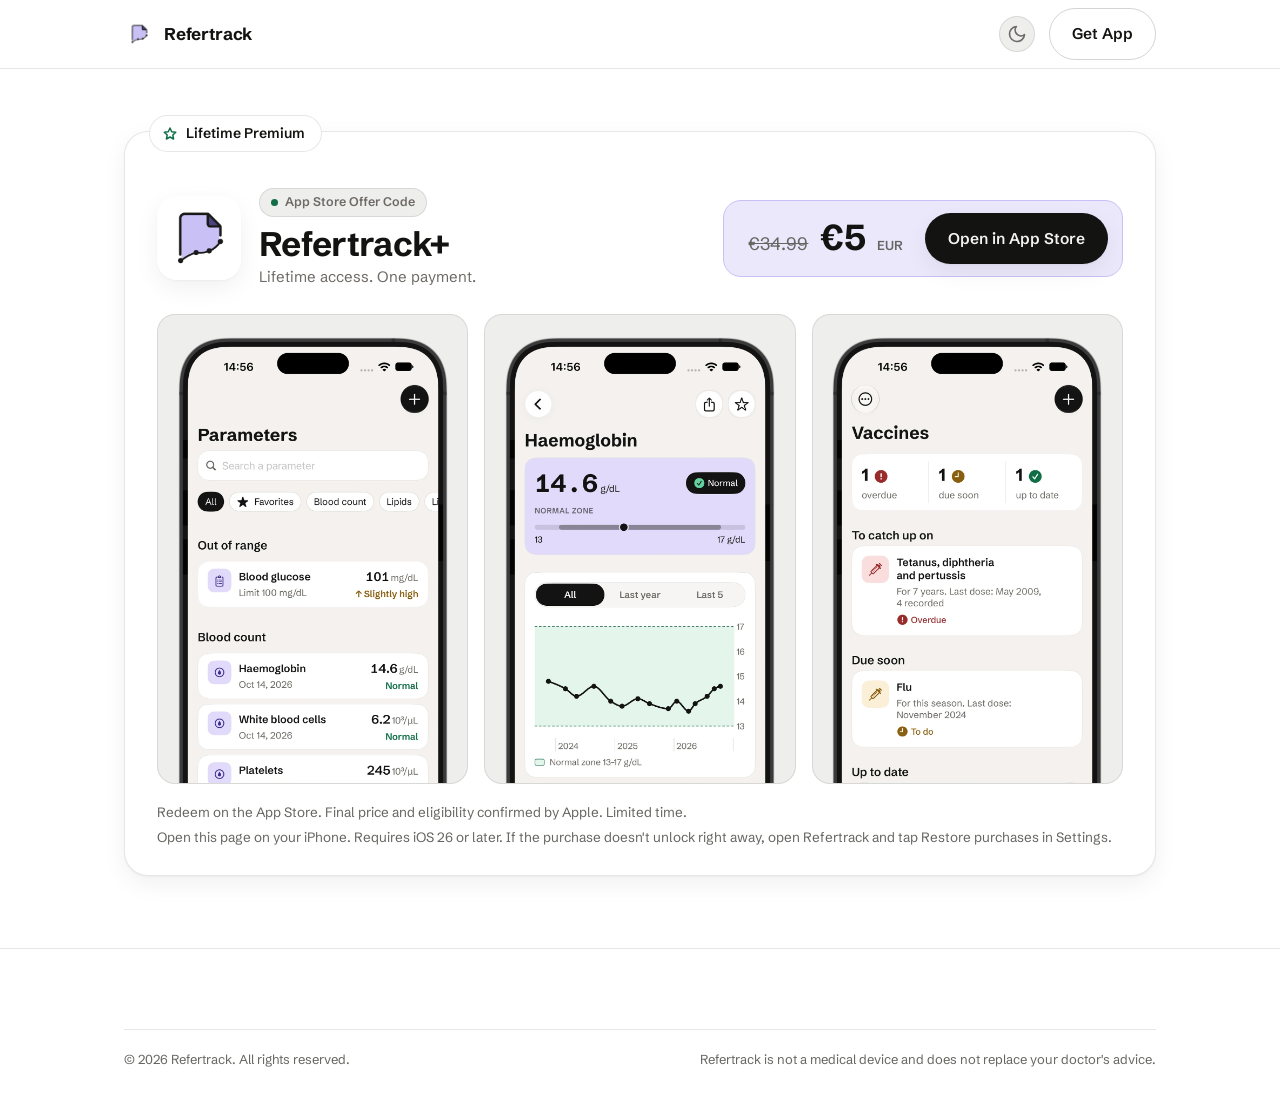
<file: en/lifetime/index.html>
<!doctype html>
<html lang="en">
<head>
<meta charset="utf-8" />
<meta name="viewport" content="width=device-width, initial-scale=1" />
<title>Refertrack+ Lifetime — App Store offer</title>
<meta name="description" content="Refertrack+ lifetime access, one payment, redeemed on the App Store." />
<!-- Pagina d'offerta, non va nei motori di ricerca né nella sitemap. -->
<meta name="robots" content="noindex, nofollow" />
<meta name="theme-color" content="#FFFFFF" media="(prefers-color-scheme: light)" />
<meta name="theme-color" content="#121110" media="(prefers-color-scheme: dark)" />
<link rel="icon" href="../../assets/icon.png" type="image/png" />
<link rel="apple-touch-icon" href="../../assets/icon.png" />
<link rel="preload" href="../../fonts/schibsted-grotesk-Regular.woff" as="font" type="font/woff" crossorigin />
<link rel="stylesheet" href="../../styles.css?v=20261018d" />
<style>
  .lt { padding: clamp(20px, 4vw, 40px) 0 clamp(40px, 6vw, 72px); }
  .lt-panel {
    position: relative; margin-top: 22px;
    border: 1px solid var(--border-default); border-radius: var(--r-xl);
    background: var(--bg-surface); box-shadow: var(--shadow-card);
    padding: clamp(40px, 5vw, 56px) clamp(18px, 3vw, 32px) clamp(20px, 3vw, 28px);
  }
  .lt-tab {
    position: absolute; top: -17px; left: 24px;
    display: inline-flex; align-items: center; gap: 8px;
    padding: 7px 16px 7px 12px; border-radius: var(--r-full);
    background: var(--bg-primary); border: 1px solid var(--border-default);
    font-weight: 600; font-size: 14px;
  }
  .lt-tab svg { color: var(--accent-green); }

  .lt-head { display: flex; align-items: center; justify-content: space-between; gap: 24px; flex-wrap: wrap; }
  .lt-id { display: flex; align-items: center; gap: 18px; min-width: 0; }
  .lt-icon { width: 84px; height: 84px; border-radius: 20px; flex: none; box-shadow: var(--shadow-card); }
  .lt-badge {
    display: inline-flex; align-items: center; gap: 7px;
    padding: 4px 11px; border-radius: var(--r-full);
    background: var(--bg-card); border: 1px solid var(--border-default);
    font-size: 12.5px; font-weight: 600; color: var(--text-secondary);
  }
  .lt-badge .dot { width: 7px; height: 7px; border-radius: 50%; background: var(--accent-green); }
  .lt h1 { font-size: clamp(26px, 3.4vw, 34px); font-weight: 700; letter-spacing: -0.02em; line-height: 1.15; margin-top: 8px; }
  .lt-sub { color: var(--text-secondary); font-size: 15px; margin-top: 2px; }

  .lt-buy {
    display: flex; align-items: center; gap: 22px; flex-wrap: wrap;
    padding: 12px 14px 12px 24px; border-radius: var(--r-l);
    background: var(--lavender-soft); border: 1px solid var(--lavender);
  }
  .lt-price { display: flex; align-items: baseline; gap: 12px; }
  .lt-price s { color: var(--text-tertiary); font-size: 18px; }
  .lt-price b { font-size: 36px; font-weight: 700; letter-spacing: -0.02em; line-height: 1; }
  .lt-price span { font-size: 13px; color: var(--text-tertiary); font-weight: 600; }

  .lt-shots { display: grid; grid-template-columns: repeat(3, 1fr); gap: 16px; margin-top: 26px; }
  .lt-shot {
    height: clamp(300px, 46vw, 470px); overflow: hidden;
    border-radius: var(--r-l); border: 1px solid var(--border-default);
    background: var(--bg-card);
    display: flex; justify-content: center; align-items: flex-start;
    padding: 22px 12px 0;
  }
  .lt-shot img { width: 100%; max-width: 270px; height: auto; }
  .lt-note { margin-top: 18px; font-size: 13.5px; color: var(--text-tertiary); }
  .lt-note + .lt-note { margin-top: 4px; }

  @media (max-width: 720px) {
    .lt-head { align-items: stretch; }
    .lt-buy { width: 100%; justify-content: space-between; }
    .lt-shots { grid-template-columns: repeat(3, 62vw); overflow-x: auto; scroll-snap-type: x mandatory; padding-bottom: 6px; }
    .lt-shot { scroll-snap-align: start; }
  }
</style>
<script>
  (function () {
    try {
      var t = localStorage.getItem('refertrack-theme');
      if (t !== 'light' && t !== 'dark') {
        t = matchMedia('(prefers-color-scheme: dark)').matches ? 'dark' : 'light';
      }
      document.documentElement.setAttribute('data-theme', t);
    } catch (e) {}
  })();
</script>
</head>
<body>
<a class="skip" href="#main">Skip to content</a>

<header class="nav" id="nav">
  <div class="container nav-inner">
    <a class="brand" href="../" aria-label="Refertrack">
      <img class="logo" src="../../assets/icon.png" alt="" /> Refertrack
    </a>
    <div class="nav-cta">
      <button class="theme-toggle" id="themeToggle" type="button" aria-label="Switch between light and dark preview">
        <svg class="ico-moon" width="20" height="20" viewBox="0 0 24 24" fill="none" stroke="currentColor" stroke-width="2" stroke-linecap="round" stroke-linejoin="round"><path d="M21 12.8A9 9 0 1 1 11.2 3 7 7 0 0 0 21 12.8z"/></svg>
        <svg class="ico-sun" width="20" height="20" viewBox="0 0 24 24" fill="none" stroke="currentColor" stroke-width="2" stroke-linecap="round" stroke-linejoin="round"><circle cx="12" cy="12" r="4"/><path d="M12 2v2M12 20v2M4.9 4.9l1.4 1.4M17.7 17.7l1.4 1.4M2 12h2M20 12h2M4.9 19.1l1.4-1.4M17.7 6.3l1.4-1.4"/></svg>
      </button>
      <a class="btn btn-ghost" href="https://apps.apple.com/app/id6792460771">Get App</a>
    </div>
  </div>
</header>

<main id="main" class="lt">
  <div class="container">
    <section class="lt-panel" aria-labelledby="lt-title">
      <span class="lt-tab">
        <svg width="16" height="16" viewBox="0 0 24 24" fill="none" stroke="currentColor" stroke-width="2.2" stroke-linecap="round" stroke-linejoin="round" aria-hidden="true"><path d="M12 3l2.6 5.6 6.1.7-4.5 4.2 1.2 6L12 16.5 6.6 19.5l1.2-6L3.3 9.3l6.1-.7z"/></svg>
        Lifetime Premium
      </span>

      <div class="lt-head">
        <div class="lt-id">
          <img class="lt-icon" src="../../assets/icon.png" alt="" width="84" height="84" />
          <div>
            <span class="lt-badge"><span class="dot"></span>App Store Offer Code</span>
            <h1 id="lt-title">Refertrack+</h1>
            <p class="lt-sub">Lifetime access. One payment.</p>
          </div>
        </div>

        <div class="lt-buy">
          <div class="lt-price" aria-label="Price: 5 euros instead of 34.99 euros">
            <s>€34.99</s>
            <b>€5</b>
            <span>EUR</span>
          </div>
          <a class="btn btn-primary" href="https://apps.apple.com/redeem?ctx=offercodes&amp;id=6792460771&amp;code=REFERTRACK5">Open in App Store</a>
        </div>
      </div>

      <div class="lt-shots">
        <div class="lt-shot"><img src="../../assets/lifetime/parametri-en.webp" alt="Parameters list with the latest value and status of each one" loading="lazy" /></div>
        <div class="lt-shot"><img src="../../assets/lifetime/dettaglio-en.webp" alt="Haemoglobin trend over time with the normal zone" loading="lazy" /></div>
        <div class="lt-shot"><img src="../../assets/lifetime/vaccini-en.webp" alt="Vaccines: overdue, due soon and up to date" loading="lazy" /></div>
      </div>

      <p class="lt-note">Redeem on the App Store. Final price and eligibility confirmed by Apple. Limited time.</p>
      <p class="lt-note">Open this page on your iPhone. Requires iOS 26 or later. If the purchase doesn't unlock right away, open Refertrack and tap Restore purchases in Settings.</p>
    </section>
  </div>
</main>

<footer class="footer">
  <div class="container">
    <div class="footer-bottom">
      <span>© <span id="year">2026</span> Refertrack. All rights reserved.</span>
      <span>Refertrack is not a medical device and does not replace your doctor's advice.</span>
    </div>
  </div>
</footer>

<button class="theme-toggle theme-fab" id="themeFab" type="button" aria-label="Switch between light and dark preview">
  <svg class="ico-moon" width="20" height="20" viewBox="0 0 24 24" fill="none" stroke="currentColor" stroke-width="2" stroke-linecap="round" stroke-linejoin="round"><path d="M21 12.8A9 9 0 1 1 11.2 3 7 7 0 0 0 21 12.8z"/></svg>
  <svg class="ico-sun" width="20" height="20" viewBox="0 0 24 24" fill="none" stroke="currentColor" stroke-width="2" stroke-linecap="round" stroke-linejoin="round"><circle cx="12" cy="12" r="4"/><path d="M12 2v2M12 20v2M4.9 4.9l1.4 1.4M17.7 17.7l1.4 1.4M2 12h2M20 12h2M4.9 19.1l1.4-1.4M17.7 6.3l1.4-1.4"/></svg>
</button>

<script src="../../script.js"></script>
</body>
</html>
</file>
<file: styles.css>
/* Schibsted Grotesk ospitato qui (OFL, fonts/OFL-Schibsted-Grotesk.txt): nessuna richiesta a Google Fonts. */
@font-face { font-family: "Schibsted Grotesk"; font-style: normal; font-weight: 400; font-display: swap; src: url("fonts/schibsted-grotesk-Regular.woff") format("woff"); }
@font-face { font-family: "Schibsted Grotesk"; font-style: normal; font-weight: 500; font-display: swap; src: url("fonts/schibsted-grotesk-Medium.woff") format("woff"); }
@font-face { font-family: "Schibsted Grotesk"; font-style: normal; font-weight: 600; font-display: swap; src: url("fonts/schibsted-grotesk-SemiBold.woff") format("woff"); }
@font-face { font-family: "Schibsted Grotesk"; font-style: normal; font-weight: 700; font-display: swap; src: url("fonts/schibsted-grotesk-Bold.woff") format("woff"); }

/* =========================================================================
   Refertrack — sito ufficiale (app pubblicata su App Store)
   Token tradotti dal design system dell'app (DSColor/DSPalette/DashboardTheme):
   nero caldo + neutri caldi + i 3 pastelli decorativi (lavanda/pesca/rosa).
   ========================================================================= */

:root {
  --bg-primary:   #FFFFFF;
  --bg-surface:   #FFFFFF;
  --bg-card:      #EEEEED;
  --bg-inverse:   #131312;

  --text-primary:   #131312;
  --text-secondary: #6E6A65;
  --text-tertiary:  #656561;
  --text-on-accent: #FFFFFF;
  --text-inverse:   #F4F2F0;

  --border-default: rgba(19,19,18,0.10);
  --border-strong:  rgba(19,19,18,0.18);

  --lavender:      #C9C0F5;
  --lavender-soft: #ECE8FC;
  --peach:         #F6D9A8;
  --peach-soft:    #FBEEDC;
  --rose:          #F3C9D8;
  --rose-soft:     #FBEAF0;

  --accent-green: #0F6E45;
  --accent-amber: #8A5E10;

  --r-s: 8px; --r-m: 12px; --r-l: 18px; --r-xl: 24px; --r-full: 9999px;

  --shadow-card:  0 1px 2px rgba(0,0,0,0.04), 0 8px 24px rgba(0,0,0,0.06);
  --shadow-float: 0 8px 40px rgba(0,0,0,0.14);

  --font-sans: "Schibsted Grotesk", -apple-system, BlinkMacSystemFont, "Segoe UI", Roboto, system-ui, sans-serif;

  --maxw: 1080px;
}

@media (prefers-color-scheme: dark) {
  :root:not([data-theme="light"]) {
    --bg-primary: #121110; --bg-surface: #1C1B1A; --bg-card: #242322; --bg-inverse: #F4F2F0;
    --text-primary: #F4F2F0; --text-secondary: #B4AFA8; --text-tertiary: #8F8A84;
    --text-on-accent: #131312; --text-inverse: #131312;
    --border-default: rgba(255,255,255,0.09); --border-strong: rgba(255,255,255,0.17);
    --lavender: #4A4380; --lavender-soft: #2A2540;
    --peach: #6B4F22; --peach-soft: #3D2F1C;
    --rose: #5C2E3E; --rose-soft: #3A2028;
    --accent-green: #5FD3A0; --accent-amber: #E6C05A;
    --shadow-card: 0 1px 2px rgba(0,0,0,0.30), 0 10px 30px rgba(0,0,0,0.35);
    --shadow-float: 0 10px 44px rgba(0,0,0,0.5);
  }
}
:root[data-theme="dark"] {
  --bg-primary: #121110; --bg-surface: #1C1B1A; --bg-card: #242322; --bg-inverse: #F4F2F0;
  --text-primary: #F4F2F0; --text-secondary: #B4AFA8; --text-tertiary: #8F8A84;
  --text-on-accent: #131312; --text-inverse: #131312;
  --border-default: rgba(255,255,255,0.09); --border-strong: rgba(255,255,255,0.17);
  --lavender: #4A4380; --lavender-soft: #2A2540;
  --peach: #6B4F22; --peach-soft: #3D2F1C;
  --rose: #5C2E3E; --rose-soft: #3A2028;
  --accent-green: #5FD3A0; --accent-amber: #E6C05A;
  --shadow-card: 0 1px 2px rgba(0,0,0,0.30), 0 10px 30px rgba(0,0,0,0.35);
  --shadow-float: 0 10px 44px rgba(0,0,0,0.5);
}

/* ------------------------------------------------------------------ Reset */
*, *::before, *::after { box-sizing: border-box; }
* { margin: 0; }
html { scroll-behavior: smooth; -webkit-text-size-adjust: 100%; }
body {
  font-family: var(--font-sans);
  background: var(--bg-primary);
  color: var(--text-primary);
  line-height: 1.5;
  -webkit-font-smoothing: antialiased;
  /* `clip`, non `hidden` (fix "telefono tagliato"): impostare solo `overflow-x` a `hidden`
     costringe lo spec a portare anche `overflow-y` da `visible` ad `auto` sull'altro asse,
     trasformando il body in un proprio contenitore di scroll con altezza vincolata — la card
     `.device` più alta della riga veniva tagliata contro quel bordo invece che scorrere con la
     pagina. `clip` non ha questo effetto collaterale sull'asse opposto. */
  overflow-x: clip;
}
img { max-width: 100%; display: block; }
a { color: inherit; text-decoration: none; }
ul, ol { padding: 0; list-style: none; }
.container { max-width: var(--maxw); margin: 0 auto; padding: 0 24px; }
.section { padding: clamp(56px, 9vw, 108px) 0; }
.section-tight { padding: clamp(28px, 5vw, 48px) 0; }

/* ----------------------------------------------------------------- Reveal */
.reveal { opacity: 0; transform: translateY(14px); transition: opacity .6s ease, transform .6s ease; }
.reveal.in { opacity: 1; transform: none; }
@media (prefers-reduced-motion: reduce) { .reveal { opacity: 1; transform: none; transition: none; } }

/* ------------------------------------------------------------------- Nav */
.nav {
  position: sticky; top: 0; z-index: 40;
  background: color-mix(in srgb, var(--bg-primary) 88%, transparent);
  backdrop-filter: blur(10px);
  border-bottom: 1px solid var(--border-default);
}
.nav-inner { display: flex; align-items: center; justify-content: space-between; height: 68px; }
.brand { display: inline-flex; align-items: center; gap: 10px; font-weight: 700; font-size: 17px; letter-spacing: -0.01em; }
.brand .logo { width: 30px; height: 30px; border-radius: 8px; }
.nav-links { display: flex; gap: 28px; font-weight: 500; font-size: 15px; color: var(--text-secondary); }
.nav-links a:hover { color: var(--text-primary); }
.nav-cta { display: flex; align-items: center; gap: 14px; }
.theme-toggle {
  width: 36px; height: 36px; border-radius: var(--r-full); border: 1px solid var(--border-default);
  background: var(--bg-card); display: grid; place-items: center; cursor: pointer; color: var(--text-secondary);
}
.ico-sun, .ico-moon { display: none; }
:root:not([data-theme="dark"]) .ico-moon { display: block; }
:root[data-theme="dark"] .ico-sun { display: block; }
@media (prefers-color-scheme: dark) {
  :root:not([data-theme]) .ico-moon { display: none; }
  :root:not([data-theme]) .ico-sun { display: block; }
}
.nav-toggle { display: none; background: none; border: 0; color: var(--text-primary); cursor: pointer; }
/* FAB: solo mobile (< 860px) — sul nav-cta stretto il toggle in linea si scontrava con il
   bottone "Scarica la beta" (fix 2026-07, "la navbar è rotta"). Stesso pattern di Quillino:
   il toggle inline sparisce sotto la soglia e un secondo bottone identico (`.theme-fab`,
   marcato in HTML fuori dal nav) prende il suo posto come cerchio flottante in basso a destra. */
.theme-fab { display: none; }

/* --------------------------------------------------------------- Buttons */
.btn {
  display: inline-flex; align-items: center; justify-content: center; gap: 10px;
  padding: 13px 22px; border-radius: var(--r-full); font-weight: 600; font-size: 15.5px;
  border: 1px solid transparent; cursor: pointer; transition: transform .15s ease, box-shadow .15s ease;
}
.btn:active { transform: scale(0.97); }
.btn-primary { background: var(--bg-inverse); color: var(--text-inverse); box-shadow: var(--shadow-card); }
.btn-primary:hover { box-shadow: var(--shadow-float); }
.btn-ghost { background: transparent; color: var(--text-primary); border-color: var(--border-strong); }
.btn-ghost:hover { background: var(--bg-card); }
.btn svg { flex: none; }

/* Badge UFFICIALE Apple localizzato IT (`assets/appstore-it.svg`, scaricato da
   tools.applemediaservices.com) — non ricostruirlo mai a mano. Variante "blk": nero con
   cornice #a6a6a6, quindi resta leggibile anche sulla card CTA scura e in tema dark. */
.appstore { display: inline-flex; }
.appstore img { height: 54px; width: auto; display: block; transition: transform .15s ease; }
.appstore:hover img { transform: translateY(-1px); }
.nav .appstore img { height: 42px; }

/* ------------------------------------------------------------------- Hero */
.hero-grid { display: grid; grid-template-columns: 1.05fr 0.95fr; gap: clamp(32px, 6vw, 72px); align-items: center; padding-top: clamp(24px, 5vw, 48px); }
.eyebrow {
  display: inline-flex; align-items: center; gap: 8px; font-weight: 600; font-size: 13.5px;
  color: var(--text-primary); background: var(--lavender-soft); border-radius: var(--r-full);
  padding: 7px 14px 7px 10px; margin-bottom: 18px;
}
.eyebrow .dot { width: 8px; height: 8px; border-radius: 50%; background: var(--accent-green); flex: none; }
.hero-copy h1 { font-weight: 700; font-size: clamp(34px, 5.4vw, 54px); line-height: 1.08; letter-spacing: -0.02em; }
.hero-copy .accent { color: var(--text-primary); background: linear-gradient(transparent 62%, var(--lavender) 62%); }
.hero-copy .lead { margin-top: 18px; font-size: clamp(16.5px, 2vw, 18.5px); color: var(--text-secondary); max-width: 46ch; }
.hero-actions { display: flex; flex-wrap: wrap; gap: 12px; margin-top: 28px; }
.hero-reassure { margin-top: 16px; display: flex; align-items: center; gap: 8px; font-size: 14px; color: var(--text-tertiary); }
.hero-reassure svg { color: var(--accent-green); flex: none; }

/* La cornice (stessa DeviceKit dei post Instagram, vedi tools/frame.py) è già nell'immagine, con
   trasparenza: qui restano solo misura e ombra. */
.device {
  position: relative;
  width: 100%; max-width: 280px;
  aspect-ratio: 1000 / 2089;
  filter: drop-shadow(0 18px 30px rgba(0,0,0,.16));
  margin: 0 auto;
}
.device img { width: 100%; height: 100%; object-fit: contain; }
.hero-media { display: flex; justify-content: center; }

/* ------------------------------------------------------------------ Trust */
.trust-tags { display: flex; flex-wrap: wrap; justify-content: center; gap: 10px; }
.tag {
  display: inline-flex; align-items: center; gap: 8px;
  padding: 9px 16px; border-radius: var(--r-full);
  background: var(--bg-card); border: 1px solid var(--border-default);
  color: var(--text-secondary); font-weight: 500; font-size: 14.5px;
}
.tag svg { color: var(--accent-green); flex: none; }

/* --------------------------------------------------------------- Section head */
.section-head { text-align: center; max-width: 620px; margin: 0 auto 44px; }
.section-head .eyebrow { display: inline-flex; }
.section-head h2 { font-weight: 700; font-size: clamp(26px, 3.6vw, 38px); letter-spacing: -0.02em; margin-top: 6px; }
.section-head p { margin-top: 12px; color: var(--text-secondary); font-size: 16px; }

/* --------------------------------------------------------------- Steps */
.steps { display: grid; grid-template-columns: repeat(3, 1fr); gap: 20px; counter-reset: step; }
.step {
  background: var(--bg-card); border-radius: var(--r-l); padding: 24px;
  display: flex; flex-direction: column; gap: 10px;
}
.step .num {
  width: 30px; height: 30px; border-radius: 50%; background: var(--bg-inverse); color: var(--text-inverse);
  display: grid; place-items: center; font-weight: 700; font-size: 14px; flex: none;
}
.step h3 { font-weight: 600; font-size: 16.5px; }
.step p { color: var(--text-secondary); font-size: 14.5px; }
.steps-cta { margin-top: 34px; display: flex; flex-direction: column; align-items: center; gap: 10px; }
.steps-note { font-size: 13.5px; color: var(--text-tertiary); text-align: center; }

/* ---------------------------------------------------------------- Features */
.feat-grid { display: grid; grid-template-columns: repeat(2, 1fr); gap: 18px; }
.feat-card {
  border-radius: var(--r-l); padding: 26px; display: flex; flex-direction: column; gap: 12px;
  box-shadow: var(--shadow-card);
}
.feat-card .ic {
  width: 40px; height: 40px; border-radius: 50%; background: var(--bg-inverse); color: var(--text-inverse);
  display: grid; place-items: center; flex: none;
}
.feat-card h3 { font-weight: 600; font-size: 17.5px; }
.feat-card p { color: var(--text-secondary); font-size: 14.5px; }
.pill {
  display: inline-block; vertical-align: 2px; margin-left: 6px;
  padding: 3px 9px; border-radius: var(--r-full);
  background: var(--bg-inverse); color: var(--text-inverse);
  font-size: 11px; font-weight: 600; letter-spacing: 0.02em; text-transform: uppercase;
}
.feat-card.lavender { background: var(--lavender-soft); }
.feat-card.peach { background: var(--peach-soft); }
.feat-card.rose { background: var(--rose-soft); }
.feat-card.plain { background: var(--bg-card); }

/* ---------------------------------------------------------------- Showcase */
.feat-row { display: grid; grid-template-columns: 1fr 1fr; gap: clamp(28px, 6vw, 72px); align-items: center; }
.feat-row + .feat-row { margin-top: clamp(56px, 9vw, 104px); }
/* `order: -1` (non `2`): il device è già il secondo figlio nel DOM, quindi metterlo in
   order 2 lo lasciava a destra e la riga "alternata" non alternava niente. */
.feat-row.rev .device { order: -1; }
.feat-copy .eyebrow { margin-bottom: 14px; }
.feat-copy h3 { font-weight: 700; font-size: clamp(24px, 3.4vw, 32px); letter-spacing: -0.01em; line-height: 1.15; }
.feat-copy p { margin-top: 14px; color: var(--text-secondary); font-size: 16px; max-width: 44ch; }
.feat-copy ul { margin-top: 18px; display: flex; flex-direction: column; gap: 10px; }
.feat-copy li { display: flex; gap: 10px; align-items: flex-start; font-size: 15px; color: var(--text-secondary); }
.feat-copy li svg { color: var(--accent-green); flex: none; margin-top: 3px; }

/* ---------------------------------------------------------------- Privacy */
.privacy { background: var(--bg-surface); border-block: 1px solid var(--border-default); }
.privacy-grid { display: grid; grid-template-columns: 1.05fr 1fr; gap: clamp(28px, 6vw, 64px); align-items: center; }
.privacy-title { font-weight: 700; font-size: clamp(26px, 3.6vw, 38px); letter-spacing: -0.02em; line-height: 1.12; }
.privacy-lead { margin-top: 14px; color: var(--text-secondary); font-size: 16px; max-width: 44ch; }
.privacy-list { display: grid; gap: 18px; }
.privacy-list .row { display: flex; gap: 14px; align-items: flex-start; }
.privacy-list .row .ico {
  width: 40px; height: 40px; border-radius: var(--r-m); flex: none;
  display: grid; place-items: center; background: var(--lavender-soft); color: var(--text-primary);
}
.privacy-list .row h4 { font-size: 16.5px; font-weight: 700; }
.privacy-list .row p { color: var(--text-secondary); font-size: 14.5px; margin-top: 2px; }
.privacy-link {
  display: inline-flex; align-items: center; gap: 8px; margin-top: 4px;
  font-weight: 600; font-size: 14.5px; color: var(--accent-green);
}
.privacy-link:hover { text-decoration: underline; }

/* ----------------------------------------------------------------- Prezzi */
.price-grid { display: grid; grid-template-columns: 1fr 1fr; gap: 20px; max-width: 800px; margin: 0 auto; align-items: stretch; }
.price {
  display: flex; flex-direction: column;
  background: var(--bg-surface); border: 1px solid var(--border-default);
  border-radius: var(--r-xl); padding: 30px 28px; box-shadow: var(--shadow-card);
}
.price.premium {
  position: relative;
  border-color: color-mix(in srgb, var(--lavender) 60%, transparent);
  background: linear-gradient(180deg, var(--lavender-soft), var(--bg-surface) 58%);
}
.price .tier { font-weight: 700; font-size: 18px; }
.price .amount { font-weight: 700; font-size: 40px; letter-spacing: -0.02em; margin-top: 12px; }
.price .amount small { font-size: 15px; font-weight: 500; color: var(--text-tertiary); }
.price .sub { color: var(--text-secondary); font-size: 14px; margin-top: 6px; }
.price ul { margin: 22px 0; display: grid; gap: 11px; }
.price li { display: flex; gap: 10px; align-items: flex-start; font-size: 15px; }
.price li svg { flex: none; margin-top: 3px; color: var(--accent-green); }
.price .btn { margin-top: auto; justify-content: center; }
.price-tag {
  position: absolute; top: 18px; right: 18px;
  padding: 5px 12px; border-radius: var(--r-full);
  background: var(--bg-inverse); color: var(--text-inverse);
  font-size: 12px; font-weight: 600;
}
.price-note { margin: 26px auto 0; max-width: 620px; text-align: center; font-size: 13.5px; color: var(--text-tertiary); }

/* -------------------------------------------------------------- CTA banner */
.cta-card {
  background: var(--bg-inverse); color: var(--text-inverse);
  border-radius: var(--r-xl); padding: clamp(40px, 6vw, 64px); text-align: center;
}
.cta-card h2 { font-weight: 700; font-size: clamp(26px, 4vw, 38px); letter-spacing: -0.02em; }
.cta-card p { margin-top: 12px; color: color-mix(in srgb, var(--text-inverse) 72%, transparent); font-size: 16px; }
.cta-card .hero-actions { justify-content: center; margin-top: 26px; }
.cta-card .btn-primary { background: var(--text-inverse); color: var(--bg-inverse); }
.cta-card .btn-ghost { border-color: color-mix(in srgb, var(--text-inverse) 30%, transparent); color: var(--text-inverse); }
.cta-card .btn-ghost:hover { background: color-mix(in srgb, var(--text-inverse) 12%, transparent); }

/* ------------------------------------------------------------------- FAQ */
.faq { max-width: 720px; margin: 0 auto; display: flex; flex-direction: column; gap: 10px; }
.faq-item { border: 1px solid var(--border-default); border-radius: var(--r-l); overflow: hidden; background: var(--bg-surface); }
.faq-q {
  width: 100%; text-align: left; padding: 18px 20px; background: none; border: 0; cursor: pointer;
  display: flex; align-items: center; justify-content: space-between; gap: 12px;
  font-family: inherit; font-weight: 600; font-size: 15.5px; color: var(--text-primary);
}
.faq-q .chev { transition: transform .2s ease; color: var(--text-tertiary); flex: none; }
.faq-item[data-open="true"] .chev { transform: rotate(180deg); }
.faq-a { max-height: 0; overflow: hidden; transition: max-height .25s ease; }
/* 420px, non 240: le risposte del sito pubblicato sono più lunghe di quelle della vecchia
   pagina beta e su mobile (una riga = poche parole) venivano tagliate a metà. */
.faq-item[data-open="true"] .faq-a { max-height: 420px; }
.faq-a p { padding: 0 20px 18px; color: var(--text-secondary); font-size: 14.5px; }

/* ---------------------------------------------------------------- Footer */
.footer { border-top: 1px solid var(--border-default); padding: 44px 0 32px; }
.footer-grid { display: grid; grid-template-columns: 1.5fr repeat(3, 1fr); gap: 32px; }
.footer .brand { font-size: 15px; }
.footer .desc { margin-top: 10px; color: var(--text-secondary); font-size: 14px; max-width: 34ch; }
.footer h5 { font-size: 13px; font-weight: 700; text-transform: uppercase; letter-spacing: 0.04em; color: var(--text-tertiary); }
.footer ul { margin-top: 10px; display: grid; gap: 8px; }
.footer li a { color: var(--text-secondary); font-size: 14.5px; }
.footer li a:hover { color: var(--text-primary); }
.footer-bottom {
  margin-top: 36px; padding-top: 20px; border-top: 1px solid var(--border-default);
  display: flex; flex-wrap: wrap; gap: 10px; justify-content: space-between;
  color: var(--text-tertiary); font-size: 13px;
}

/* -------------------------------------------------------------- Responsive */
@media (max-width: 860px) {
  .hero-grid { grid-template-columns: 1fr; }
  .hero-media { order: -1; }
  .device { max-width: 240px; }
  .feat-row, .feat-row.rev { grid-template-columns: 1fr; }
  .feat-row.rev .device { order: 0; }
  .steps { grid-template-columns: 1fr; }
  .feat-grid { grid-template-columns: 1fr; }
  .privacy-grid { grid-template-columns: 1fr; }
  .price-grid { grid-template-columns: 1fr; max-width: 460px; }
  .footer-grid { grid-template-columns: 1fr 1fr; }
  .nav-links { display: none; }
  .nav-cta .theme-toggle:not(.theme-fab) { display: none; }
  /* La CTA di download nel nav (prima il bottone "Scarica la beta", oggi il badge App Store)
     non ha spazio accanto a logo + hamburger su schermi stretti e ci finiva sopra (fix
     2026-07, "tutto rotta la navbar" — più volte segnalato: il problema reale non era mai il
     theme-toggle una volta tolto, era questa CTA). La stessa identica azione vive già,
     prominente, nell'hero appena sotto — nasconderla qui non toglie niente di raggiungibile,
     solo la duplicazione che non ci stava. */
  .nav-cta .appstore { display: none; }
  .nav-toggle { display: inline-flex; }
  .theme-fab {
    display: inline-grid; position: fixed; z-index: 60;
    right: 18px; bottom: calc(18px + env(safe-area-inset-bottom));
    width: 52px; height: 52px; box-shadow: var(--shadow-float);
    /* Forza un compositing layer proprio (fix 2026-07): senza, Safari iOS a volte "perde"
       il vero `position: fixed` durante lo scroll quando la barra degli indirizzi si
       espande/comprime, e il bottone appare fluttuare a metà pagina invece che ancorato
       in basso a destra. */
    transform: translateZ(0);
    -webkit-transform: translateZ(0);
  }
  .nav.menu-open .nav-links {
    display: flex; position: absolute; top: 68px; left: 0; right: 0; flex-direction: column;
    gap: 4px; padding: 12px 20px 20px; background: var(--bg-primary); border-bottom: 1px solid var(--border-default);
  }
  .nav.menu-open .nav-links a { padding: 10px 0; font-size: 17px; }
}

@media (prefers-reduced-motion: reduce) {
  .reveal { transition: none; }
}


/* Salto al contenuto e margine del secondo blocco del piè di pagina */
.skip { position: absolute; left: 16px; top: -48px; z-index: 100; padding: 10px 16px; border-radius: 8px; background: var(--bg-inverse); color: #fff; font-size: 14px; text-decoration: none; }
.skip:focus { top: 16px; }
.footer-gap { margin-top: 22px; }
.footer a { display: inline-block; padding: 6px 0; }
.privacy-link { display: inline-block; padding: 8px 0; }

/* Cambio lingua */
.lang-switch { font-size: 14px; font-weight: 600; color: var(--text-secondary); text-decoration: none; padding: 8px 6px; }
.lang-switch:hover { color: var(--text-primary); }
</file>
